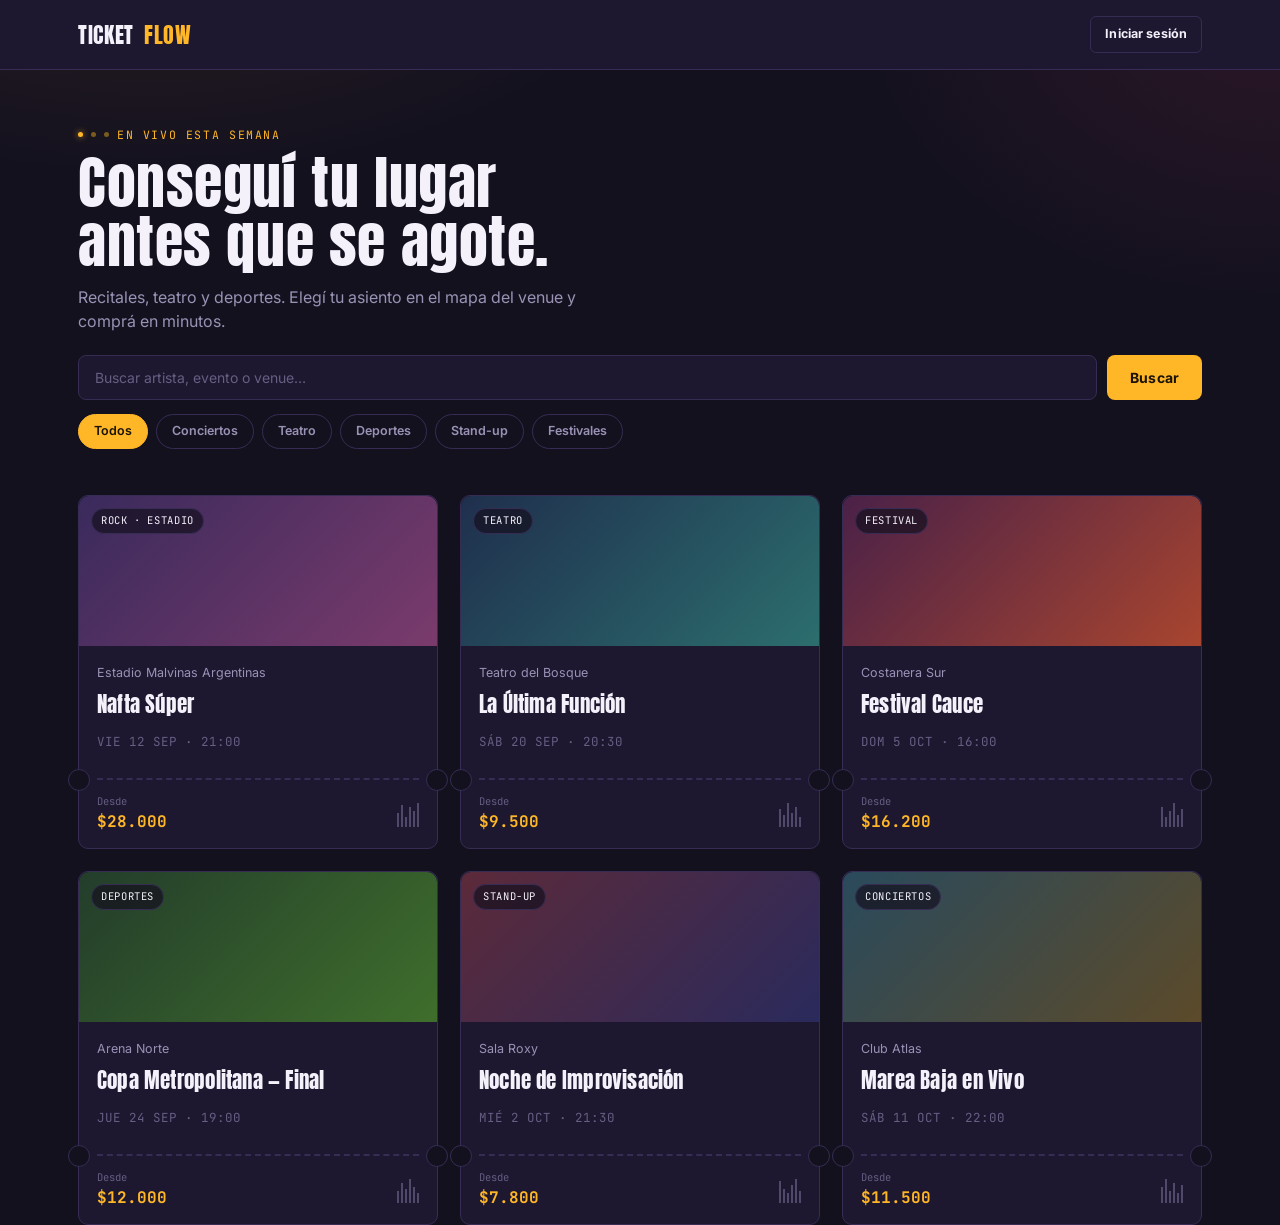
<file: index.html>
<!DOCTYPE html>
<html lang="es">
<head>
<meta charset="UTF-8">
<meta name="viewport" content="width=device-width, initial-scale=1.0">
<title>TicketFlow — Home</title>
<link rel="stylesheet" href="styles.css">
</head>
<body>



<header class="appbar">
  <div class="wrap">
    <div class="brand">TICKET<span class="dot">FLOW</span></div>
   
    <div class="actions">
      <a href="login.html" class="btn btn-ghost btn-sm">Iniciar sesión</a>
    </div>
  </div>
</header>

<main class="wrap">
  <section class="hero">
    <p class="eyebrow"><span class="bulbs"><span></span><span></span><span></span></span> En vivo esta semana</p>
    <h1 class="display">Conseguí tu lugar<br>antes que se agote.</h1>
    <p class="lead">Recitales, teatro y deportes. Elegí tu asiento en el mapa del venue y comprá en minutos.</p>

    <div class="searchbar">
      <input type="text" id="eventSearch" placeholder="Buscar artista, evento o venue…">
      <button type="button" id="searchBtn" class="btn btn-primary">Buscar</button>
    </div>
    <div class="chips" id="categoryChips">
      <span class="chip is-active" data-category="all">Todos</span>
      <span class="chip" data-category="Conciertos">Conciertos</span>
      <span class="chip" data-category="Teatro">Teatro</span>
      <span class="chip" data-category="Deportes">Deportes</span>
      <span class="chip" data-category="Stand-up">Stand-up</span>
      <span class="chip" data-category="Festivales">Festivales</span>
    </div>
  </section>

  <section>
    <div class="event-grid" id="eventGrid">
      <!-- Se muestra solo si la búsqueda/filtro no encuentra ningún evento.
           app.js (wireEventSearch) la muestra/oculta; arranca oculta. -->
      <p id="noResultsMsg" style="display:none; grid-column:1/-1; text-align:center; color:var(--text-muted); padding:40px 0;">
        No encontramos eventos que coincidan con tu búsqueda.
      </p>

      <a href="evento.html" class="stub event-card" data-category="Conciertos">
        <div class="event-media" style="background:linear-gradient(135deg,#3a2a5c,#7a3b6c);">
          <span class="tag">Rock · Estadio</span>
        </div>
        <div class="event-body">
          <p class="venue">Estadio Malvinas Argentinas</p>
          <h3>Nafta Súper</h3>
          <p class="meta">VIE 12 SEP · 21:00</p>
        </div>
        <div class="stub-perf"></div>
        <div class="stub-foot">
          <div class="price"><span>Desde</span><b>$28.000</b></div>
          <div class="barcode">
            <i style="height:14px"></i><i style="height:22px"></i><i style="height:10px"></i>
            <i style="height:20px"></i><i style="height:16px"></i><i style="height:24px"></i>
          </div>
        </div>
      </a>

      <a href="evento.html" class="stub event-card" data-category="Teatro">
        <div class="event-media" style="background:linear-gradient(135deg,#1f2f4d,#2c6e6e);">
          <span class="tag">Teatro</span>
        </div>
        <div class="event-body">
          <p class="venue">Teatro del Bosque</p>
          <h3>La Última Función</h3>
          <p class="meta">SÁB 20 SEP · 20:30</p>
        </div>
        <div class="stub-perf"></div>
        <div class="stub-foot">
          <div class="price"><span>Desde</span><b>$9.500</b></div>
          <div class="barcode">
            <i style="height:18px"></i><i style="height:12px"></i><i style="height:24px"></i>
            <i style="height:14px"></i><i style="height:20px"></i><i style="height:10px"></i>
          </div>
        </div>
      </a>

      <a href="evento.html" class="stub event-card" data-category="Festivales">
        <div class="event-media" style="background:linear-gradient(135deg,#4a2148,#a8452f);">
          <span class="tag">Festival</span>
        </div>
        <div class="event-body">
          <p class="venue">Costanera Sur</p>
          <h3>Festival Cauce</h3>
          <p class="meta">DOM 5 OCT · 16:00</p>
        </div>
        <div class="stub-perf"></div>
        <div class="stub-foot">
          <div class="price"><span>Desde</span><b>$16.200</b></div>
          <div class="barcode">
            <i style="height:20px"></i><i style="height:10px"></i><i style="height:16px"></i>
            <i style="height:24px"></i><i style="height:12px"></i><i style="height:18px"></i>
          </div>
        </div>
      </a>

      <a href="evento.html" class="stub event-card" data-category="Deportes">
        <div class="event-media" style="background:linear-gradient(135deg,#233d2b,#3f6e2c);">
          <span class="tag">Deportes</span>
        </div>
        <div class="event-body">
          <p class="venue">Arena Norte</p>
          <h3>Copa Metropolitana — Final</h3>
          <p class="meta">JUE 24 SEP · 19:00</p>
        </div>
        <div class="stub-perf"></div>
        <div class="stub-foot">
          <div class="price"><span>Desde</span><b>$12.000</b></div>
          <div class="barcode">
            <i style="height:12px"></i><i style="height:20px"></i><i style="height:14px"></i>
            <i style="height:24px"></i><i style="height:16px"></i><i style="height:10px"></i>
          </div>
        </div>
      </a>

      <a href="evento.html" class="stub event-card" data-category="Stand-up">
        <div class="event-media" style="background:linear-gradient(135deg,#5c2a3a,#2a2a5c);">
          <span class="tag">Stand-up</span>
        </div>
        <div class="event-body">
          <p class="venue">Sala Roxy</p>
          <h3>Noche de Improvisación</h3>
          <p class="meta">MIÉ 2 OCT · 21:30</p>
        </div>
        <div class="stub-perf"></div>
        <div class="stub-foot">
          <div class="price"><span>Desde</span><b>$7.800</b></div>
          <div class="barcode">
            <i style="height:22px"></i><i style="height:14px"></i><i style="height:10px"></i>
            <i style="height:18px"></i><i style="height:24px"></i><i style="height:12px"></i>
          </div>
        </div>
      </a>

      <a href="evento.html" class="stub event-card" data-category="Conciertos">
        <div class="event-media" style="background:linear-gradient(135deg,#2a4a5c,#5c4a2a);">
          <span class="tag">Conciertos</span>
        </div>
        <div class="event-body">
          <p class="venue">Club Atlas</p>
          <h3>Marea Baja en Vivo</h3>
          <p class="meta">SÁB 11 OCT · 22:00</p>
        </div>
        <div class="stub-perf"></div>
        <div class="stub-foot">
          <div class="price"><span>Desde</span><b>$11.500</b></div>
          <div class="barcode">
            <i style="height:16px"></i><i style="height:24px"></i><i style="height:12px"></i>
            <i style="height:20px"></i><i style="height:10px"></i><i style="height:18px"></i>
          </div>
        </div>
      </a>

    </div>
  </section>

</main>

<script src="app.js"></script>
</body>
</html>
</file>
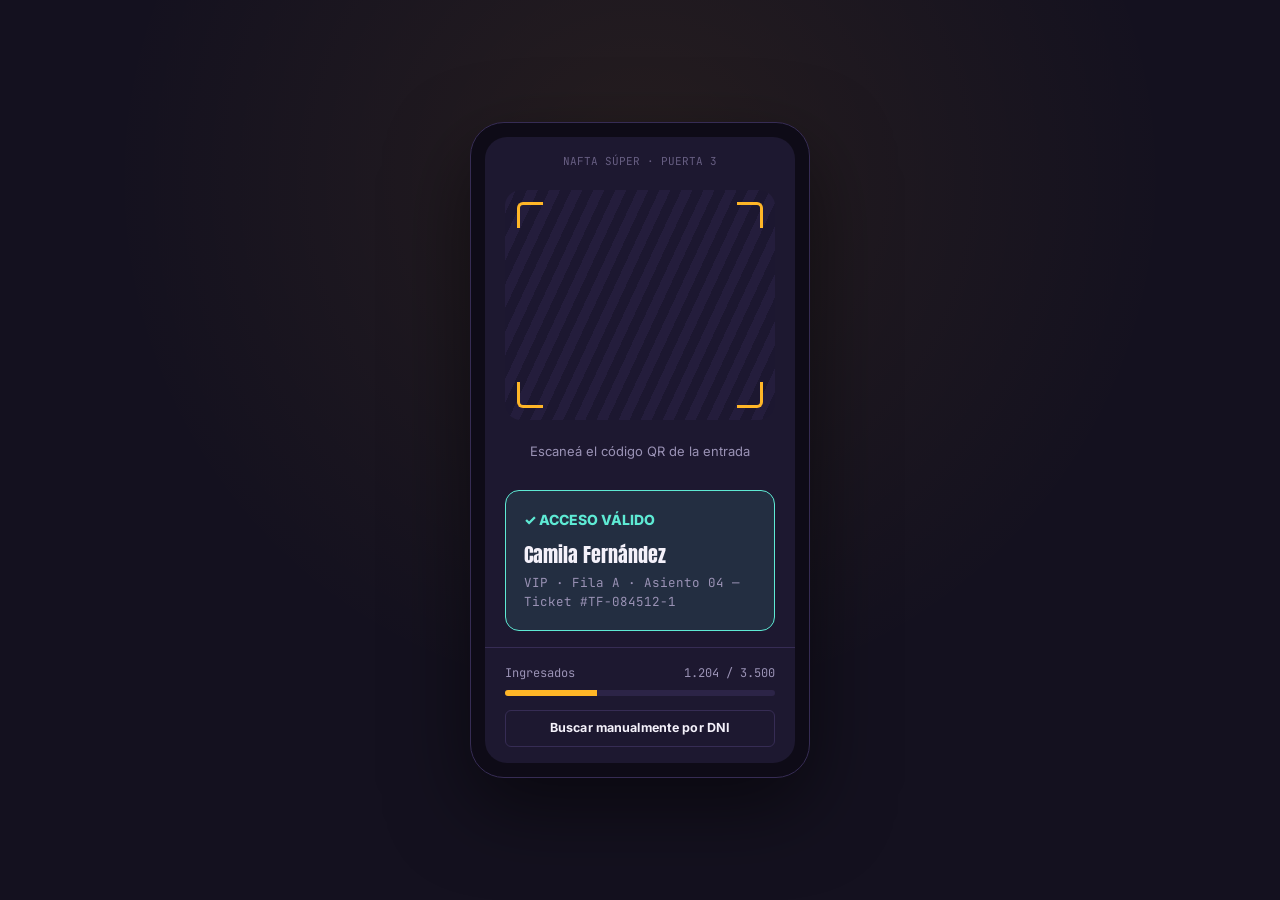
<file: acceso.html>
<!DOCTYPE html>
<html lang="es">
<head>
<meta charset="UTF-8">
<meta name="viewport" content="width=device-width, initial-scale=1.0">
<title>TicketFlow — Control de acceso</title>
<link rel="stylesheet" href="styles.css">
</head>
<body>


<div class="scan-shell">
  <div class="device">
    <div class="device-screen">
      <div class="device-top">NAFTA SÚPER · PUERTA 3</div>

      <div class="viewfinder">
        <div class="corner tl"></div>
        <div class="corner tr"></div>
        <div class="corner bl"></div>
        <div class="corner br"></div>
      </div>
      <p class="scan-hint">Escaneá el código QR de la entrada</p>

      <div class="result-panel">
        <div class="status">✓ ACCESO VÁLIDO</div>
        <div class="name">Camila Fernández</div>
        <div class="sub">VIP · Fila A · Asiento 04 — Ticket #TF-084512-1</div>
      </div>

      <div class="scan-footer">
        <div class="count-row">
          <span>Ingresados</span>
          <span>1.204 / 3.500</span>
        </div>
        <div class="count-bar"><i></i></div>
        <a href="#" class="btn btn-ghost btn-block btn-sm">Buscar manualmente por DNI</a>
      </div>
    </div>
  </div>
</div>

</body>
</html>
</file>
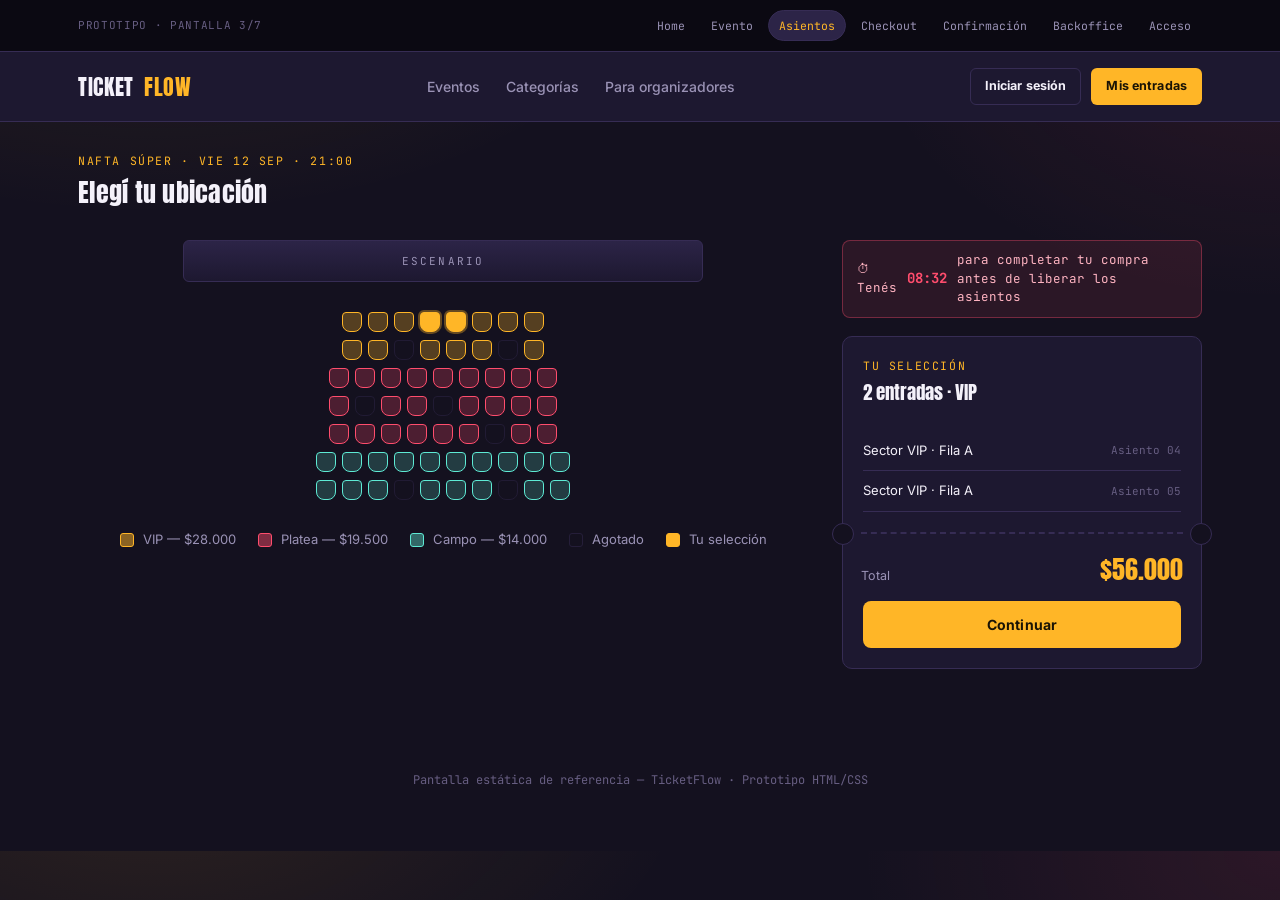
<file: asientos.html>
<!DOCTYPE html>
<html lang="es">
<head>
<meta charset="UTF-8">
<meta name="viewport" content="width=device-width, initial-scale=1.0">
<title>TicketFlow — Selección de asientos</title>
<link rel="stylesheet" href="styles.css">
</head>
<body>

<div class="proto-bar">
  <div class="wrap">
    <span class="proto-label">Prototipo · Pantalla 3/7</span>
    <nav class="proto-nav">
      <a href="index.html">Home</a>
      <a href="evento.html">Evento</a>
      <a href="asientos.html" class="is-active">Asientos</a>
      <a href="checkout.html">Checkout</a>
      <a href="confirmacion.html">Confirmación</a>
      <a href="backoffice.html">Backoffice</a>
      <a href="acceso.html">Acceso</a>
    </nav>
  </div>
</div>

<header class="appbar">
  <div class="wrap">
    <a href="index.html" class="brand">TICKET<span class="dot">FLOW</span></a>
    <nav>
      <a href="#">Eventos</a>
      <a href="#">Categorías</a>
      <a href="#">Para organizadores</a>
    </nav>
    <div class="actions">
      <a href="#" class="btn btn-ghost btn-sm">Iniciar sesión</a>
      <a href="#" class="btn btn-primary btn-sm">Mis entradas</a>
    </div>
  </div>
</header>

<main class="wrap">
  <div style="padding-top:30px;">
    <p class="eyebrow">Nafta Súper · Vie 12 Sep · 21:00</p>
    <h2 class="display" style="font-size:26px;">Elegí tu ubicación</h2>
  </div>

  <div class="layout-2col">
    <div>
      <div class="stage-shape">Escenario</div>

      <div class="seat-map">
        <div class="seat-row">
          <div class="seat vip"></div><div class="seat vip"></div><div class="seat vip"></div><div class="seat vip selected"></div><div class="seat vip selected"></div><div class="seat vip"></div><div class="seat vip"></div><div class="seat vip"></div>
        </div>
        <div class="seat-row">
          <div class="seat vip"></div><div class="seat vip"></div><div class="seat sold"></div><div class="seat vip"></div><div class="seat vip"></div><div class="seat vip"></div><div class="seat sold"></div><div class="seat vip"></div>
        </div>
        <div class="seat-row">
          <div class="seat platea"></div><div class="seat platea"></div><div class="seat platea"></div><div class="seat platea"></div><div class="seat platea"></div><div class="seat platea"></div><div class="seat platea"></div><div class="seat platea"></div><div class="seat platea"></div>
        </div>
        <div class="seat-row">
          <div class="seat platea"></div><div class="seat sold"></div><div class="seat platea"></div><div class="seat platea"></div><div class="seat sold"></div><div class="seat platea"></div><div class="seat platea"></div><div class="seat platea"></div><div class="seat platea"></div>
        </div>
        <div class="seat-row">
          <div class="seat platea"></div><div class="seat platea"></div><div class="seat platea"></div><div class="seat platea"></div><div class="seat platea"></div><div class="seat platea"></div><div class="seat sold"></div><div class="seat platea"></div><div class="seat platea"></div>
        </div>
        <div class="seat-row">
          <div class="seat campo"></div><div class="seat campo"></div><div class="seat campo"></div><div class="seat campo"></div><div class="seat campo"></div><div class="seat campo"></div><div class="seat campo"></div><div class="seat campo"></div><div class="seat campo"></div><div class="seat campo"></div>
        </div>
        <div class="seat-row">
          <div class="seat campo"></div><div class="seat campo"></div><div class="seat campo"></div><div class="seat sold"></div><div class="seat campo"></div><div class="seat campo"></div><div class="seat campo"></div><div class="seat sold"></div><div class="seat campo"></div><div class="seat campo"></div>
        </div>
      </div>

      <div class="legend">
        <div class="legend-item"><span class="legend-swatch" style="background:rgba(255,182,39,.5); border:1px solid var(--marquee);"></span> VIP — $28.000</div>
        <div class="legend-item"><span class="legend-swatch" style="background:rgba(255,77,109,.45); border:1px solid var(--stage);"></span> Platea — $19.500</div>
        <div class="legend-item"><span class="legend-swatch" style="background:rgba(94,234,212,.4); border:1px solid var(--glow);"></span> Campo — $14.000</div>
        <div class="legend-item"><span class="legend-swatch" style="background:var(--void); border:1px solid var(--line); opacity:.5;"></span> Agotado</div>
        <div class="legend-item"><span class="legend-swatch" style="background:var(--marquee); border:1px solid var(--marquee);"></span> Tu selección</div>
      </div>
    </div>

    <aside class="sidebar">
      <div class="timer">⏱ Tenés <b>08:32</b> para completar tu compra antes de liberar los asientos</div>

      <div class="stub">
        <div style="padding:20px 20px 4px;">
          <p class="eyebrow" style="margin-bottom:2px;">Tu selección</p>
          <h3 style="font-family:var(--font-display); font-size:19px; margin:4px 0 0; font-weight:400;">2 entradas · VIP</h3>
        </div>
        <div style="padding:14px 20px 4px;">
          <div class="seat-list">
            <div class="seat-row-item">
              <span>Sector VIP · Fila A</span>
              <span class="tag-mini">Asiento 04</span>
            </div>
            <div class="seat-row-item">
              <span>Sector VIP · Fila A</span>
              <span class="tag-mini">Asiento 05</span>
            </div>
          </div>
        </div>
        <div class="stub-perf"></div>
        <div class="summary-total">
          <span style="font-size:12.5px; color:var(--text-muted);">Total</span>
          <span class="num">$56.000</span>
        </div>
        <div style="padding:8px 20px 20px;">
          <a href="checkout.html" class="btn btn-primary btn-block">Continuar</a>
        </div>
      </div>
    </aside>
  </div>

  <p class="footnote">Pantalla estática de referencia — TicketFlow · Prototipo HTML/CSS</p>
</main>

</body>
</html>
</file>
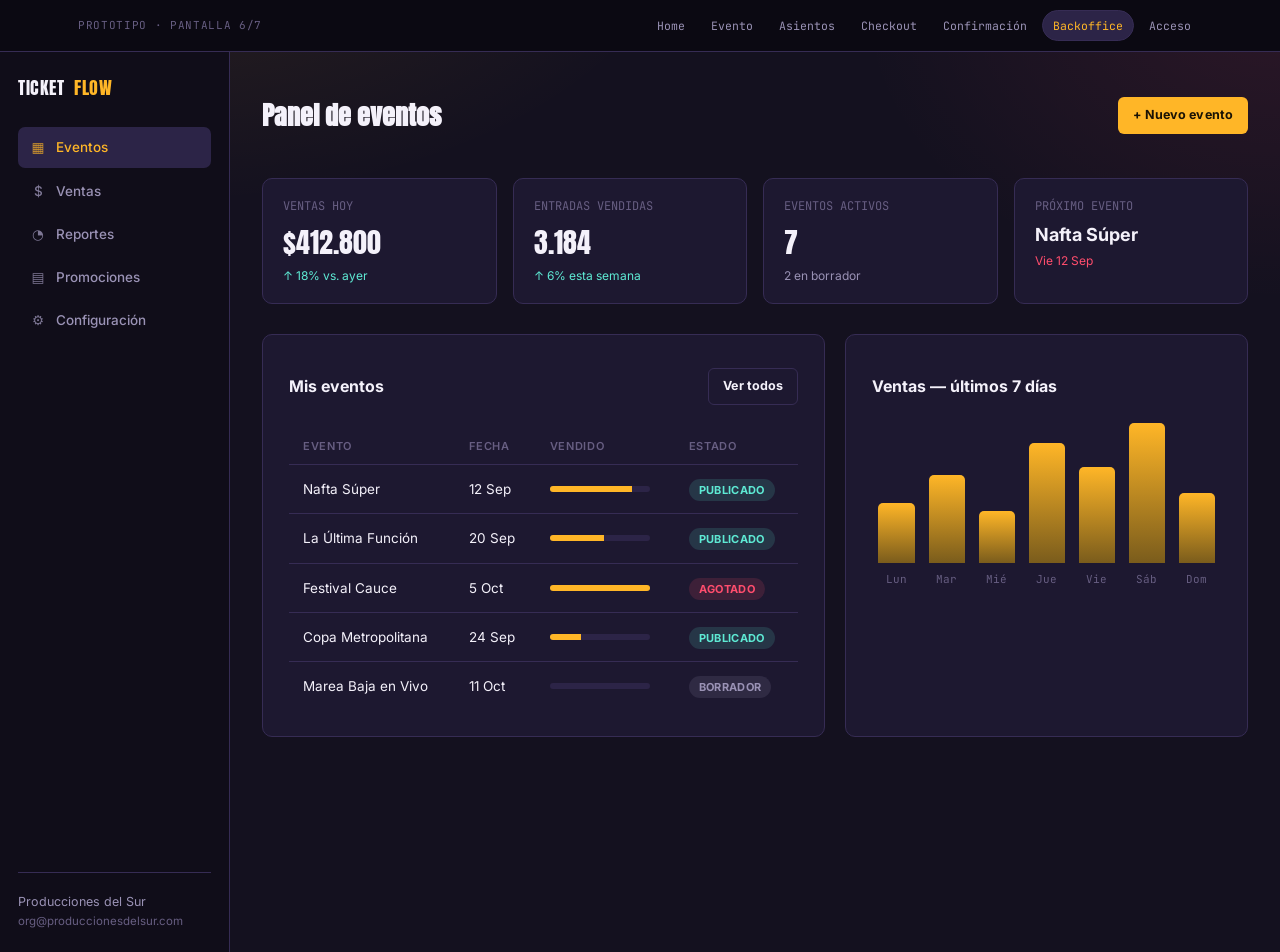
<file: backoffice.html>
<!DOCTYPE html>
<html lang="es">
<head>
<meta charset="UTF-8">
<meta name="viewport" content="width=device-width, initial-scale=1.0">
<title>TicketFlow — Backoffice</title>
<link rel="stylesheet" href="styles.css">
</head>
<body>

<div class="proto-bar">
  <div class="wrap">
    <span class="proto-label">Prototipo · Pantalla 6/7</span>
    <nav class="proto-nav">
      <a href="index.html">Home</a>
      <a href="evento.html">Evento</a>
      <a href="asientos.html">Asientos</a>
      <a href="checkout.html">Checkout</a>
      <a href="confirmacion.html">Confirmación</a>
      <a href="backoffice.html" class="is-active">Backoffice</a>
      <a href="acceso.html">Acceso</a>
    </nav>
  </div>
</div>

<div class="bo-shell">
  <aside class="bo-side">
    <div class="brand" style="font-size:18px;">TICKET<span class="dot">FLOW</span></div>
    <nav>
      <a href="#" class="is-active"><span class="icon">▦</span> Eventos</a>
      <a href="#"><span class="icon">$</span> Ventas</a>
      <a href="#"><span class="icon">◔</span> Reportes</a>
      <a href="#"><span class="icon">▤</span> Promociones</a>
      <a href="#"><span class="icon">⚙</span> Configuración</a>
    </nav>
    <div style="margin-top:auto; padding-top:20px; border-top:1px solid var(--line); font-size:12.5px; color:var(--text-muted);">
      Producciones del Sur<br><span style="color:var(--text-faint); font-size:11.5px;">org@produccionesdelsur.com</span>
    </div>
  </aside>

  <div class="bo-main">
    <div class="bo-top">
      <h1>Panel de eventos</h1>
      <a href="#" class="btn btn-primary btn-sm">+ Nuevo evento</a>
    </div>

    <div class="stat-grid">
      <div class="stat-card">
        <div class="label">VENTAS HOY</div>
        <div class="value">$412.800</div>
        <div class="delta">↑ 18% vs. ayer</div>
      </div>
      <div class="stat-card">
        <div class="label">ENTRADAS VENDIDAS</div>
        <div class="value">3.184</div>
        <div class="delta">↑ 6% esta semana</div>
      </div>
      <div class="stat-card">
        <div class="label">EVENTOS ACTIVOS</div>
        <div class="value">7</div>
        <div class="delta" style="color:var(--text-muted);">2 en borrador</div>
      </div>
      <div class="stat-card">
        <div class="label">PRÓXIMO EVENTO</div>
        <div class="value" style="font-size:18px; font-family:var(--font-body); font-weight:700;">Nafta Súper</div>
        <div class="delta down">Vie 12 Sep</div>
      </div>
    </div>

    <div class="two-col-panels">
      <div class="panel">
        <div class="panel-title">
          <h2>Mis eventos</h2>
          <a href="#" class="btn btn-ghost btn-sm">Ver todos</a>
        </div>
        <table class="bo-table">
          <thead>
            <tr>
              <th>Evento</th>
              <th>Fecha</th>
              <th>Vendido</th>
              <th>Estado</th>
            </tr>
          </thead>
          <tbody>
            <tr>
              <td>Nafta Súper</td>
              <td>12 Sep</td>
              <td>
                <div class="progress"><i style="width:82%"></i></div>
              </td>
              <td><span class="badge on">Publicado</span></td>
            </tr>
            <tr>
              <td>La Última Función</td>
              <td>20 Sep</td>
              <td>
                <div class="progress"><i style="width:54%"></i></div>
              </td>
              <td><span class="badge on">Publicado</span></td>
            </tr>
            <tr>
              <td>Festival Cauce</td>
              <td>5 Oct</td>
              <td>
                <div class="progress"><i style="width:100%"></i></div>
              </td>
              <td><span class="badge out">Agotado</span></td>
            </tr>
            <tr>
              <td>Copa Metropolitana</td>
              <td>24 Sep</td>
              <td>
                <div class="progress"><i style="width:31%"></i></div>
              </td>
              <td><span class="badge on">Publicado</span></td>
            </tr>
            <tr>
              <td>Marea Baja en Vivo</td>
              <td>11 Oct</td>
              <td>
                <div class="progress"><i style="width:0%"></i></div>
              </td>
              <td><span class="badge draft">Borrador</span></td>
            </tr>
          </tbody>
        </table>
      </div>

      <div class="panel">
        <div class="panel-title">
          <h2>Ventas — últimos 7 días</h2>
        </div>
        <div class="chart">
          <div class="bar-col"><div class="bar" style="height:60px;"></div><span class="day">Lun</span></div>
          <div class="bar-col"><div class="bar" style="height:88px;"></div><span class="day">Mar</span></div>
          <div class="bar-col"><div class="bar" style="height:52px;"></div><span class="day">Mié</span></div>
          <div class="bar-col"><div class="bar" style="height:120px;"></div><span class="day">Jue</span></div>
          <div class="bar-col"><div class="bar" style="height:96px;"></div><span class="day">Vie</span></div>
          <div class="bar-col"><div class="bar" style="height:140px;"></div><span class="day">Sáb</span></div>
          <div class="bar-col"><div class="bar" style="height:70px;"></div><span class="day">Dom</span></div>
        </div>
      </div>
    </div>
  </div>
</div>

</body>
</html>
</file>
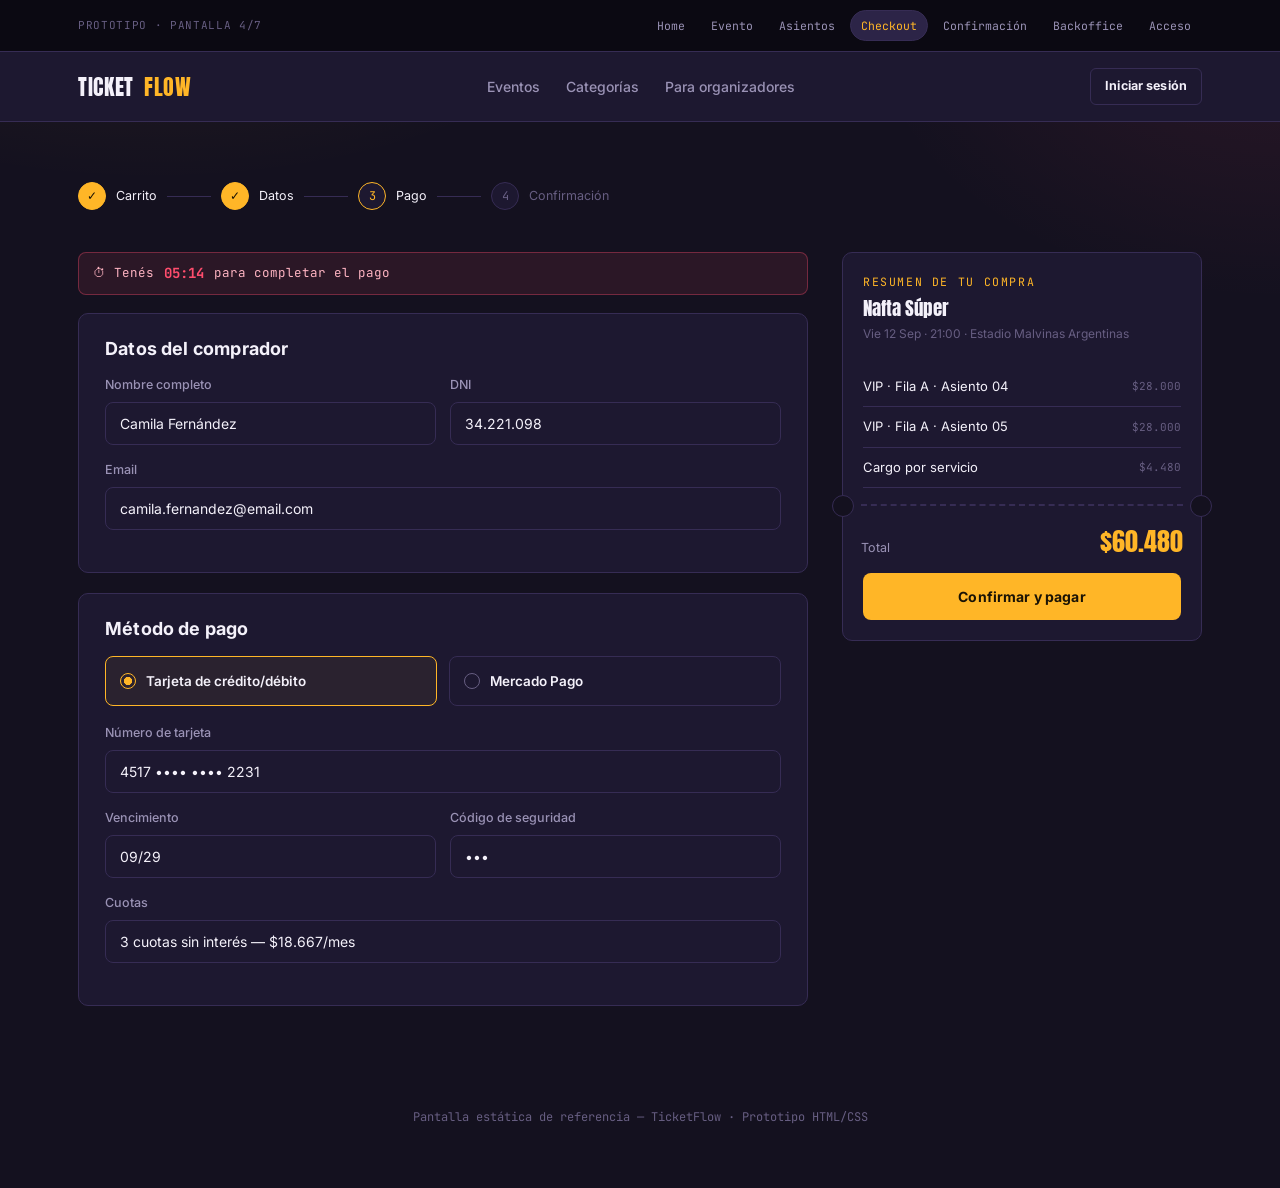
<file: checkout.html>
<!DOCTYPE html>
<html lang="es">
<head>
<meta charset="UTF-8">
<meta name="viewport" content="width=device-width, initial-scale=1.0">
<title>TicketFlow — Checkout</title>
<link rel="stylesheet" href="styles.css">
</head>
<body>

<div class="proto-bar">
  <div class="wrap">
    <span class="proto-label">Prototipo · Pantalla 4/7</span>
    <nav class="proto-nav">
      <a href="index.html">Home</a>
      <a href="evento.html">Evento</a>
      <a href="asientos.html">Asientos</a>
      <a href="checkout.html" class="is-active">Checkout</a>
      <a href="confirmacion.html">Confirmación</a>
      <a href="backoffice.html">Backoffice</a>
      <a href="acceso.html">Acceso</a>
    </nav>
  </div>
</div>

<header class="appbar">
  <div class="wrap">
    <a href="index.html" class="brand">TICKET<span class="dot">FLOW</span></a>
    <nav>
      <a href="#">Eventos</a>
      <a href="#">Categorías</a>
      <a href="#">Para organizadores</a>
    </nav>
    <div class="actions">
      <a href="#" class="btn btn-ghost btn-sm">Iniciar sesión</a>
    </div>
  </div>
</header>

<main class="wrap">
  <div class="steps" style="padding-top:30px;">
    <div class="step is-done"><div class="circle">✓</div><span class="label">Carrito</span></div>
    <div class="step-line"></div>
    <div class="step is-done"><div class="circle">✓</div><span class="label">Datos</span></div>
    <div class="step-line"></div>
    <div class="step is-active"><div class="circle">3</div><span class="label">Pago</span></div>
    <div class="step-line"></div>
    <div class="step"><div class="circle">4</div><span class="label">Confirmación</span></div>
  </div>

  <div class="layout-2col" style="padding-top:6px;">
    <div>
      <div class="timer">⏱ Tenés <b>05:14</b> para completar el pago</div>

      <div class="panel" style="margin-bottom:20px;">
        <h2 class="display" style="font-size:18px; font-family:var(--font-body); font-weight:700; margin-bottom:18px;">Datos del comprador</h2>
        <div class="field-row">
          <div class="field">
            <label>Nombre completo</label>
            <input type="text" placeholder="Como figura en tu DNI" value="Camila Fernández">
          </div>
          <div class="field">
            <label>DNI</label>
            <input type="text" placeholder="00.000.000" value="34.221.098">
          </div>
        </div>
        <div class="field">
          <label>Email</label>
          <input type="email" placeholder="tu@email.com" value="camila.fernandez@email.com">
        </div>
      </div>

      <div class="panel">
        <h2 class="display" style="font-size:18px; font-family:var(--font-body); font-weight:700; margin-bottom:18px;">Método de pago</h2>
        <div class="pay-options">
          <div class="pay-option is-active"><span class="radio"></span> Tarjeta de crédito/débito</div>
          <div class="pay-option"><span class="radio"></span> Mercado Pago</div>
        </div>
        <div class="field">
          <label>Número de tarjeta</label>
          <input type="text" placeholder="0000 0000 0000 0000" value="4517 •••• •••• 2231">
        </div>
        <div class="field-row">
          <div class="field">
            <label>Vencimiento</label>
            <input type="text" placeholder="MM/AA" value="09/29">
          </div>
          <div class="field">
            <label>Código de seguridad</label>
            <input type="text" placeholder="CVV" value="•••">
          </div>
        </div>
        <div class="field">
          <label>Cuotas</label>
          <input type="text" value="3 cuotas sin interés — $18.667/mes">
        </div>
      </div>
    </div>

    <aside class="sidebar">
      <div class="stub">
        <div style="padding:20px 20px 6px;">
          <p class="eyebrow" style="margin-bottom:4px;">Resumen de tu compra</p>
          <h3 style="font-family:var(--font-display); font-size:19px; margin:4px 0 0; font-weight:400;">Nafta Súper</h3>
          <p style="font-size:12px; color:var(--text-faint); margin:2px 0 0;">Vie 12 Sep · 21:00 · Estadio Malvinas Argentinas</p>
        </div>
        <div style="padding:12px 20px 0;">
          <div class="seat-list">
            <div class="seat-row-item"><span>VIP · Fila A · Asiento 04</span><span class="tag-mini">$28.000</span></div>
            <div class="seat-row-item"><span>VIP · Fila A · Asiento 05</span><span class="tag-mini">$28.000</span></div>
            <div class="seat-row-item"><span>Cargo por servicio</span><span class="tag-mini">$4.480</span></div>
          </div>
        </div>
        <div class="stub-perf"></div>
        <div class="summary-total">
          <span style="font-size:12.5px; color:var(--text-muted);">Total</span>
          <span class="num">$60.480</span>
        </div>
        <div style="padding:8px 20px 20px;">
          <a href="confirmacion.html" class="btn btn-primary btn-block">Confirmar y pagar</a>
        </div>
      </div>
    </aside>
  </div>

  <p class="footnote">Pantalla estática de referencia — TicketFlow · Prototipo HTML/CSS</p>
</main>

</body>
</html>
</file>
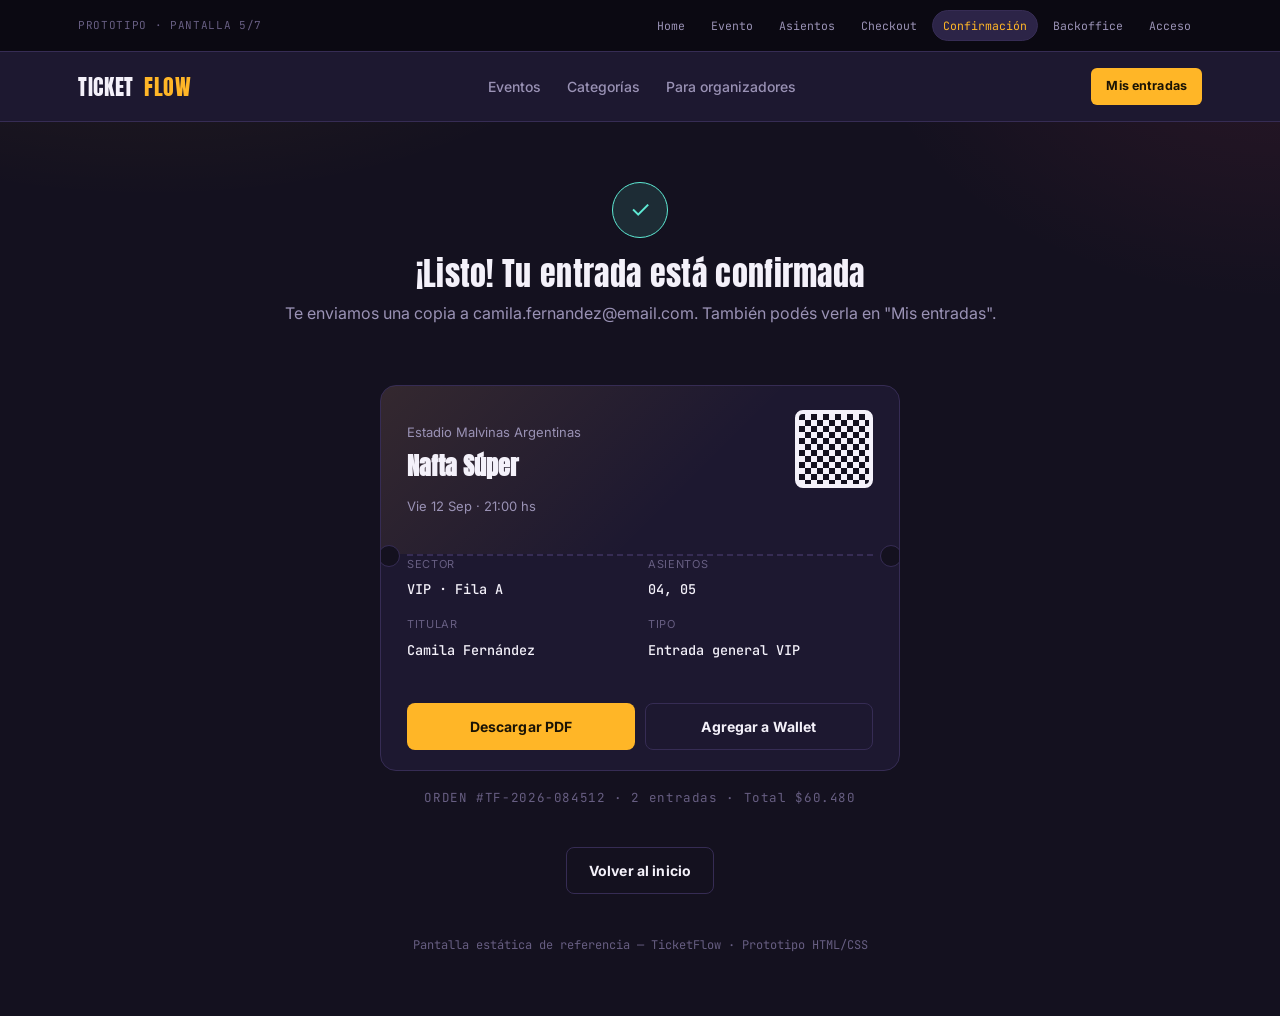
<file: confirmacion.html>
<!DOCTYPE html>
<html lang="es">
<head>
<meta charset="UTF-8">
<meta name="viewport" content="width=device-width, initial-scale=1.0">
<title>TicketFlow — Confirmación</title>
<link rel="stylesheet" href="styles.css">
</head>
<body>

<div class="proto-bar">
  <div class="wrap">
    <span class="proto-label">Prototipo · Pantalla 5/7</span>
    <nav class="proto-nav">
      <a href="index.html">Home</a>
      <a href="evento.html">Evento</a>
      <a href="asientos.html">Asientos</a>
      <a href="checkout.html">Checkout</a>
      <a href="confirmacion.html" class="is-active">Confirmación</a>
      <a href="backoffice.html">Backoffice</a>
      <a href="acceso.html">Acceso</a>
    </nav>
  </div>
</div>

<header class="appbar">
  <div class="wrap">
    <a href="index.html" class="brand">TICKET<span class="dot">FLOW</span></a>
    <nav>
      <a href="#">Eventos</a>
      <a href="#">Categorías</a>
      <a href="#">Para organizadores</a>
    </nav>
    <div class="actions">
      <a href="#" class="btn btn-primary btn-sm">Mis entradas</a>
    </div>
  </div>
</header>

<main class="wrap">
  <div class="confirm-head">
    <div class="confirm-badge">✓</div>
    <h1 class="display" style="font-size:32px;">¡Listo! Tu entrada está confirmada</h1>
    <p>Te enviamos una copia a camila.fernandez@email.com. También podés verla en "Mis entradas".</p>
  </div>

  <div class="ticket-digital">
    <div class="top">
      <div>
        <p class="venue" style="margin-bottom:4px;">Estadio Malvinas Argentinas</p>
        <h3>Nafta Súper</h3>
        <p class="venue">Vie 12 Sep · 21:00 hs</p>
      </div>
      <div class="qr-block" aria-label="Código QR de la entrada"></div>
    </div>
    <div class="stub-perf" style="margin:0 26px;"></div>
    <div class="details">
      <div><span>Sector</span><b>VIP · Fila A</b></div>
      <div><span>Asientos</span><b>04, 05</b></div>
      <div><span>Titular</span><b>Camila Fernández</b></div>
      <div><span>Tipo</span><b>Entrada general VIP</b></div>
    </div>
    <div class="ticket-actions">
      <a href="#" class="btn btn-primary btn-block">Descargar PDF</a>
      <a href="#" class="btn btn-ghost btn-block">Agregar a Wallet</a>
    </div>
  </div>
  <p class="order-code">ORDEN #TF-2026-084512 · 2 entradas · Total $60.480</p>

  <div style="text-align:center; margin-top:40px;">
    <a href="index.html" class="btn btn-ghost">Volver al inicio</a>
  </div>

  <p class="footnote">Pantalla estática de referencia — TicketFlow · Prototipo HTML/CSS</p>
</main>

</body>
</html>
</file>
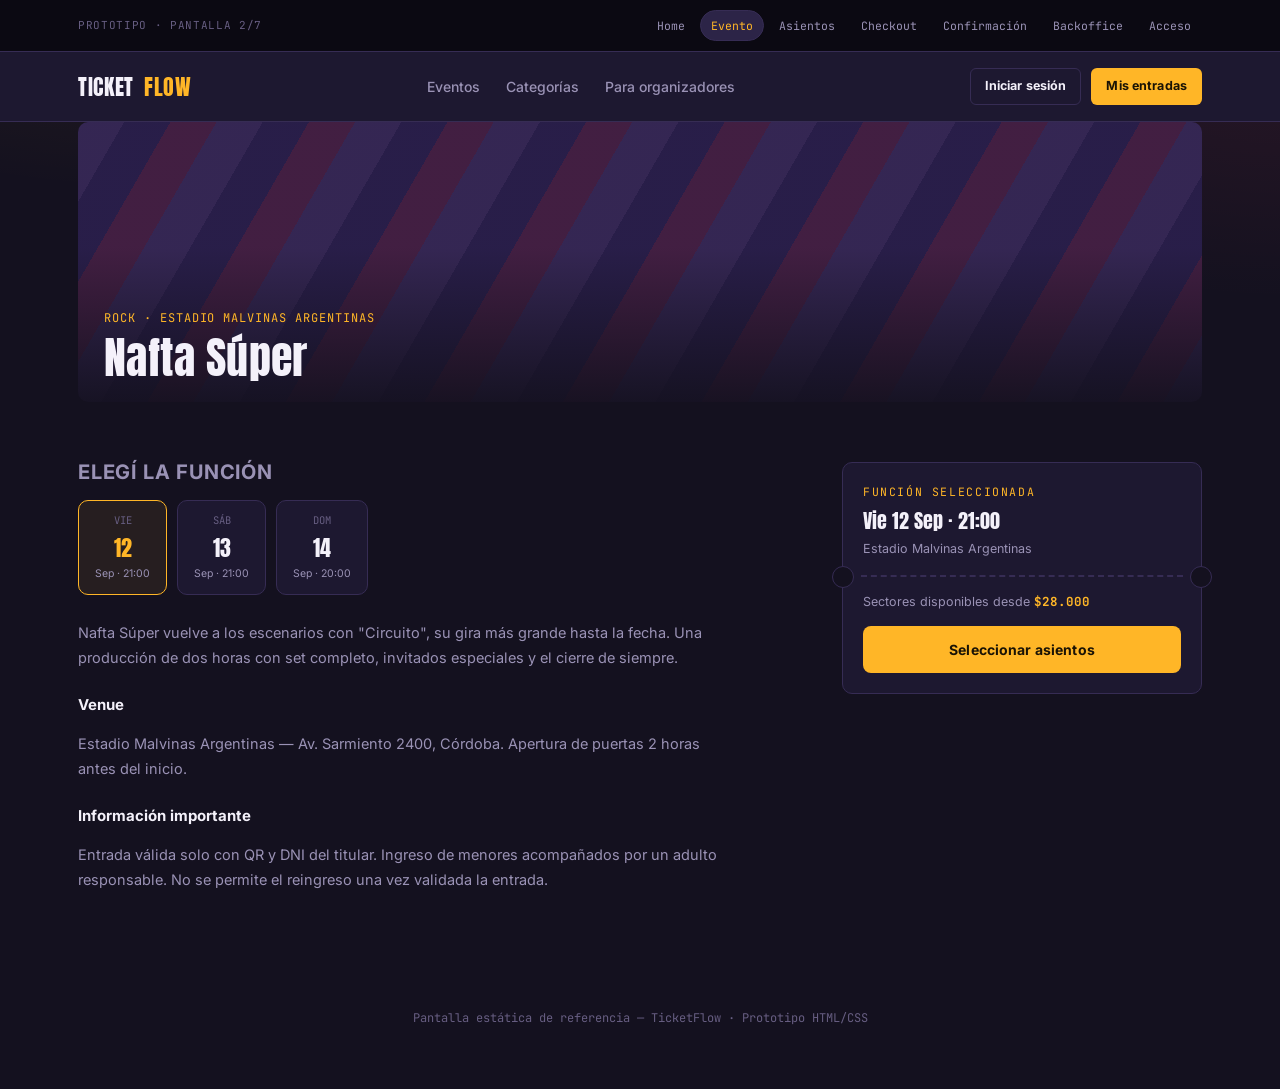
<file: evento.html>
<!DOCTYPE html>
<html lang="es">
<head>
<meta charset="UTF-8">
<meta name="viewport" content="width=device-width, initial-scale=1.0">
<title>TicketFlow — Detalle de evento</title>
<link rel="stylesheet" href="styles.css">
</head>
<body>

<div class="proto-bar">
  <div class="wrap">
    <span class="proto-label">Prototipo · Pantalla 2/7</span>
    <nav class="proto-nav">
      <a href="index.html">Home</a>
      <a href="evento.html" class="is-active">Evento</a>
      <a href="asientos.html">Asientos</a>
      <a href="checkout.html">Checkout</a>
      <a href="confirmacion.html">Confirmación</a>
      <a href="backoffice.html">Backoffice</a>
      <a href="acceso.html">Acceso</a>
    </nav>
  </div>
</div>

<header class="appbar">
  <div class="wrap">
    <a href="index.html" class="brand">TICKET<span class="dot">FLOW</span></a>
    <nav>
      <a href="#">Eventos</a>
      <a href="#">Categorías</a>
      <a href="#">Para organizadores</a>
    </nav>
    <div class="actions">
      <a href="#" class="btn btn-ghost btn-sm">Iniciar sesión</a>
      <a href="#" class="btn btn-primary btn-sm">Mis entradas</a>
    </div>
  </div>
</header>

<main class="wrap">
  <div class="hero-banner">
    <div class="info">
      <p class="venue-tag">Rock · Estadio Malvinas Argentinas</p>
      <h1 class="display">Nafta Súper</h1>
    </div>
  </div>

  <div class="layout-2col">
    <div>
      <h2 class="display" style="font-size:20px; margin-bottom:4px; color:var(--text-muted); font-family:var(--font-body); font-weight:700; text-transform:uppercase; letter-spacing:.04em;">Elegí la función</h2>
      <div class="date-pills">
        <div class="date-pill is-active">
          <div class="dow">Vie</div>
          <div class="num">12</div>
          <div class="mon">Sep · 21:00</div>
        </div>
        <div class="date-pill">
          <div class="dow">Sáb</div>
          <div class="num">13</div>
          <div class="mon">Sep · 21:00</div>
        </div>
        <div class="date-pill">
          <div class="dow">Dom</div>
          <div class="num">14</div>
          <div class="mon">Sep · 20:00</div>
        </div>
      </div>

      <div class="prose">
        <p>Nafta Súper vuelve a los escenarios con "Circuito", su gira más grande hasta la fecha. Una producción de dos horas con set completo, invitados especiales y el cierre de siempre.</p>
        <h4>Venue</h4>
        <p>Estadio Malvinas Argentinas — Av. Sarmiento 2400, Córdoba. Apertura de puertas 2 horas antes del inicio.</p>
        <h4>Información importante</h4>
        <p>Entrada válida solo con QR y DNI del titular. Ingreso de menores acompañados por un adulto responsable. No se permite el reingreso una vez validada la entrada.</p>
      </div>
    </div>

    <aside class="sidebar">
      <div class="stub">
        <div style="padding:20px 20px 16px;">
          <p class="eyebrow" style="margin-bottom:6px;">Función seleccionada</p>
          <h3 style="font-family:var(--font-display); font-size:20px; margin:0 0 4px; font-weight:400;">Vie 12 Sep · 21:00</h3>
          <p style="font-size:12.5px; color:var(--text-muted); margin:0;">Estadio Malvinas Argentinas</p>
        </div>
        <div class="stub-perf"></div>
        <div style="padding:16px 20px 20px;">
          <p style="font-size:12.5px; color:var(--text-muted); margin:0 0 14px;">Sectores disponibles desde <b style="color:var(--marquee); font-family:var(--font-mono);">$28.000</b></p>
          <a href="asientos.html" class="btn btn-primary btn-block">Seleccionar asientos</a>
        </div>
      </div>
    </aside>
  </div>

  <p class="footnote">Pantalla estática de referencia — TicketFlow · Prototipo HTML/CSS</p>
</main>

</body>
</html>
</file>
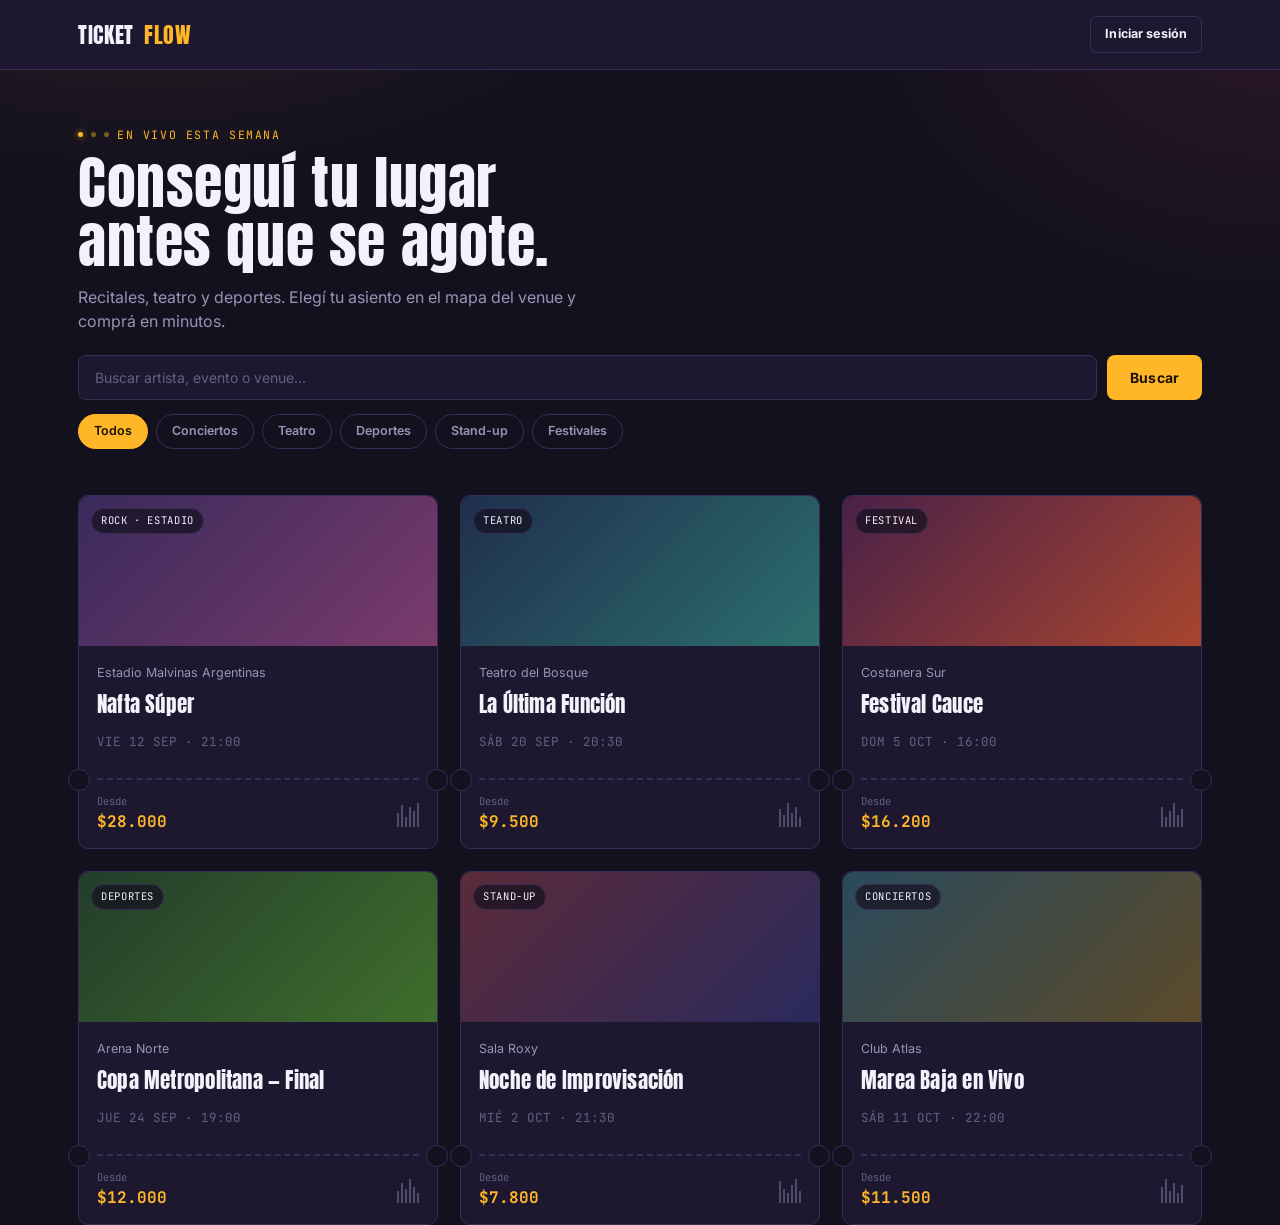
<file: landing_page.html>
<!DOCTYPE html>
<html lang="es">
<head>
<meta charset="UTF-8">
<meta name="viewport" content="width=device-width, initial-scale=1.0">
<title>TicketFlow — Tu inicio</title>
<link rel="stylesheet" href="styles.css">
</head>
<body>

<header class="appbar">
  <div class="wrap">
    <a href="index.html" class="brand">TICKET<span class="dot">FLOW</span></a>
    <nav>
      <a href="#">Eventos</a>
      <a href="#">Categorías</a>
      <a href="#">Para organizadores</a>
    </nav>
    <div class="actions">
      <!-- app.js (paintSessionSlot) escribe acá el email logueado.
           Si por algún motivo esta página se viera sin sesión, ni
           siquiera llegaría a renderizar esto: routeHomeByAuth() ya
           te habría mandado de vuelta a index.html antes. -->
      <span data-user-slot style="font-size:12.5px; color:var(--glow); margin-right:6px;"></span>
      <a href="backoffice.html" class="btn btn-ghost btn-sm">Cerrar sesión</a>
    </div>
  </div>
</header>

<main class="wrap">
  <section class="hero">
    <p class="eyebrow"><span class="bulbs"><span></span><span></span><span></span></span> Bienvenido de nuevo</p>
    <h1 class="display">Hola de nuevo.<br>Esto es lo tuyo.</h1>
    <p class="lead">Esta es la pantalla que ve alguien que ya inició sesión — en vez del home genérico, arranca directo con sus entradas y accesos rápidos.</p>
  </section>

  <section style="padding:10px 0 50px;">
    <div class="event-grid">

      <a href="confirmacion.html" class="stub event-card">
        <div class="event-media" style="background:linear-gradient(135deg,#3a2a5c,#7a3b6c); display:flex; align-items:center; justify-content:center;">
          <span class="tag">Tus entradas</span>
        </div>
        <div class="event-body">
          <p class="venue">Compra confirmada</p>
          <h3>Nafta Súper</h3>
          <p class="meta">VIE 12 SEP · 21:00 · 2 entradas</p>
        </div>
        <div class="stub-perf"></div>
        <div class="stub-foot">
          <div class="price"><span>Ver</span><b>Entrada digital</b></div>
        </div>
      </a>

      <a href="index.html" class="stub event-card">
        <div class="event-media" style="background:linear-gradient(135deg,#1f2f4d,#2c6e6e); display:flex; align-items:center; justify-content:center;">
          <span class="tag">Explorar</span>
        </div>
        <div class="event-body">
          <p class="venue">Catálogo completo</p>
          <h3>Ver todos los eventos</h3>
          <p class="meta">Con buscador y filtros por categoría</p>
        </div>
        <div class="stub-perf"></div>
        <div class="stub-foot">
          <div class="price"><span>Ir a</span><b>Home pública</b></div>
        </div>
      </a>

      <a href="backoffice.html" class="stub event-card">
        <div class="event-media" style="background:linear-gradient(135deg,#233d2b,#3f6e2c); display:flex; align-items:center; justify-content:center;">
          <span class="tag">Organizador</span>
        </div>
        <div class="event-body">
          <p class="venue">Solo cuentas admin</p>
          <h3>Panel de backoffice</h3>
          <p class="meta">Ventas, eventos y reportes</p>
        </div>
        <div class="stub-perf"></div>
        <div class="stub-foot">
          <div class="price"><span>Requiere</span><b>Rol organizador</b></div>
        </div>
      </a>

    </div>
  </section>

  <p class="footnote">Pantalla estática de referencia — TicketFlow · Prototipo HTML/CSS/JS</p>
</main>

<script src="app.js"></script>
</body>
</html>
</file>
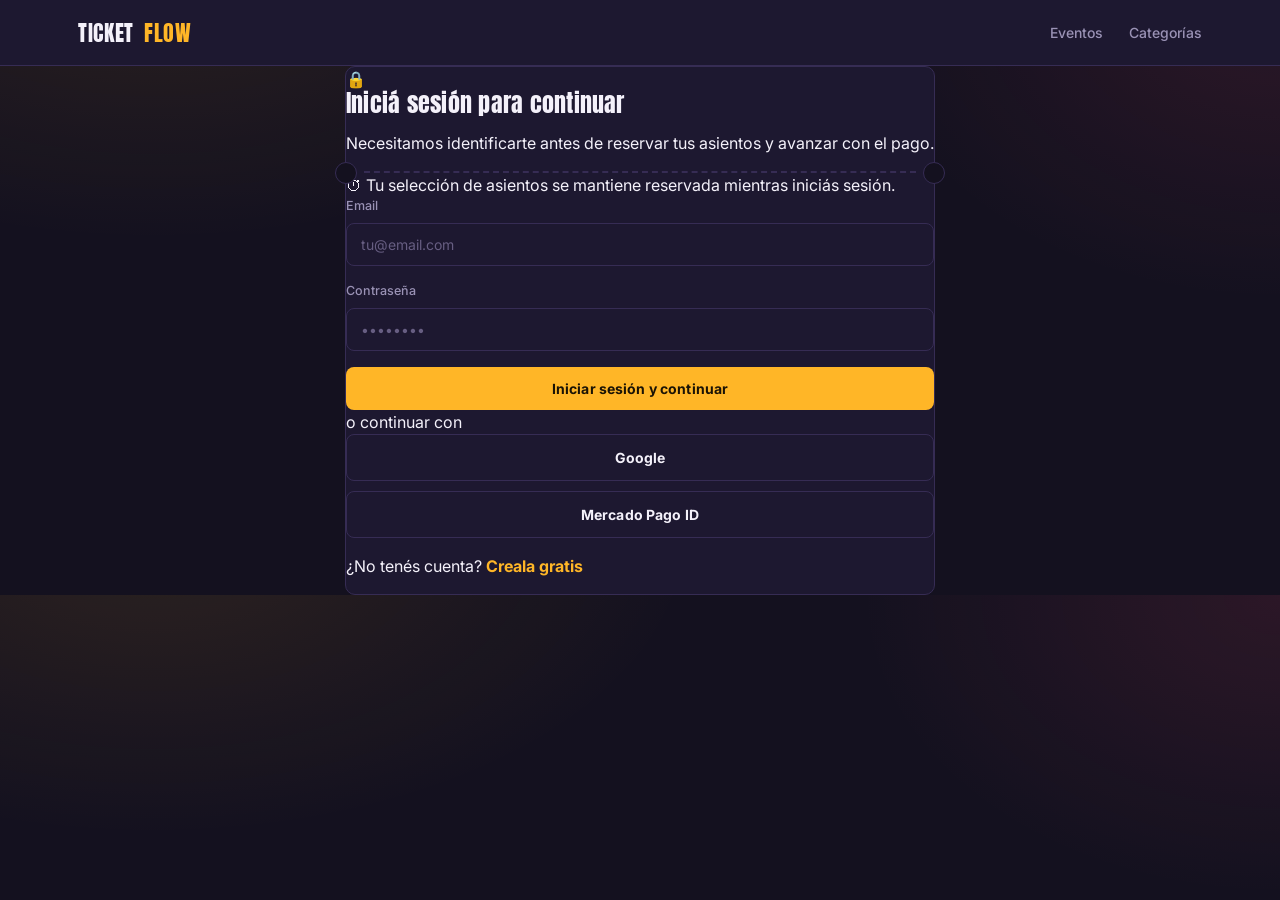
<file: Login.html>
<!DOCTYPE html>
<html lang="es">
<head>
<meta charset="UTF-8">
<meta name="viewport" content="width=device-width, initial-scale=1.0">
<title>TicketFlow — Iniciar sesión</title>
<link rel="stylesheet" href="styles.css">
</head>
<body>



<header class="appbar">
  <div class="wrap">
    <a href="index.html" class="brand">TICKET<span class="dot">FLOW</span></a>
    <nav>
      <a href="#">Eventos</a>
      <a href="#">Categorías</a>
    </nav>
  </div>
</header>

<main class="auth-shell">
  <div class="wrap" style="display:flex; flex-direction:column; align-items:center;">
    <div class="stub auth-card">
      <div class="auth-head">
        <div class="lock">🔒</div>
        <h1 class="display" style="font-size:24px;">Iniciá sesión para continuar</h1>
        <p>Necesitamos identificarte antes de reservar tus asientos y avanzar con el pago.</p>
      </div>

      <div class="stub-perf"></div>

      <div class="auth-body">
        <div class="required-note">⏱ Tu selección de asientos se mantiene reservada mientras iniciás sesión.</div>

        <!-- id="loginForm": app.js (wireAuthForm) intercepta el submit,
             toma el email cargado y redirige a `next` (o a checkout.html
             si no hay next) agregando ?user=<email>. No hay backend real:
             cualquier email/contraseña "loguea" en este prototipo. -->
        <form id="loginForm">
          <div class="field">
            <label>Email</label>
            <input type="email" placeholder="tu@email.com" required>
          </div>
          <div class="field">
            <label>Contraseña</label>
            <input type="password" placeholder="••••••••" required>
          </div>

          <button type="submit" class="btn btn-primary btn-block">Iniciar sesión y continuar</button>
        </form>

        <div class="auth-divider">o continuar con</div>

        <!-- data-social-login: mismo mecanismo que el form, pero para
             botones sueltos (no hay OAuth real, solo simula el email
             resultante). Ver app.js, listener sobre [data-social-login]. -->
        <a href="#" data-social-login="camila.fernandez@gmail.com" class="btn btn-ghost btn-block" style="margin-bottom:10px;">Google</a>
        <a href="#" data-social-login="camila.fernandez@mp.com" class="btn btn-ghost btn-block">Mercado Pago ID</a>
      </div>

      <div class="auth-foot">
        <p>¿No tenés cuenta? <a href="registro.html" style="color:var(--marquee); font-weight:700;">Creala gratis</a></p>
      </div>
    </div>

  </div>
</main>

<script src="app.js"></script>
</body>
</html>
</file>
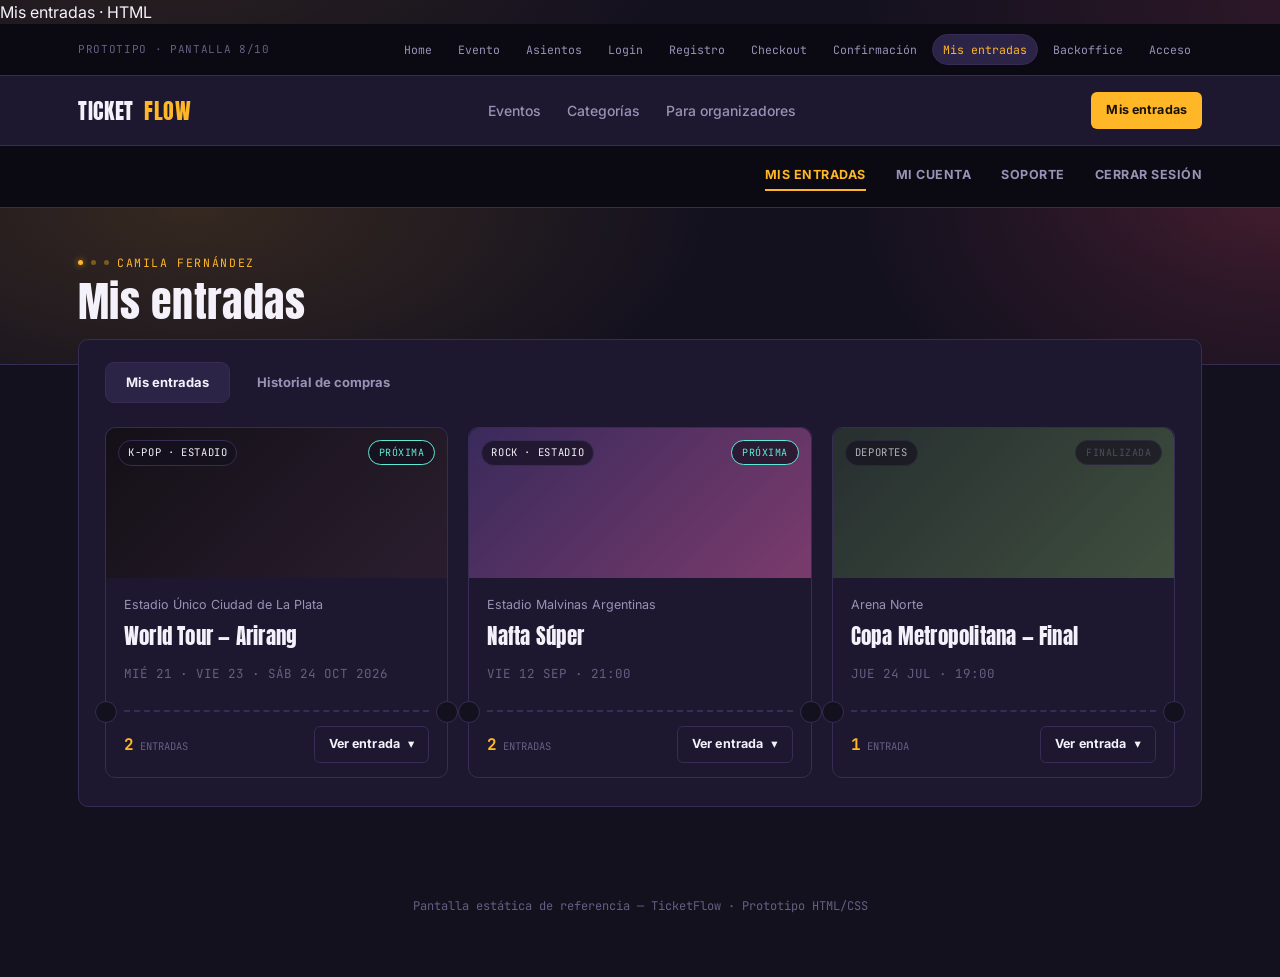
<file: MisEntradas.html>
Mis entradas · HTML
<!DOCTYPE html>
<html lang="es">
<head>
<meta charset="UTF-8">
<meta name="viewport" content="width=device-width, initial-scale=1.0">
<title>TicketFlow — Mis entradas</title>
<link rel="stylesheet" href="styles.css">
</head>
<body>
 
<div class="proto-bar">
  <div class="wrap">
    <span class="proto-label">Prototipo · Pantalla 8/10</span>
    <nav class="proto-nav">
      <a href="index.html">Home</a>
      <a href="evento.html">Evento</a>
      <a href="asientos.html">Asientos</a>
      <a href="login.html">Login</a>
      <a href="registro.html">Registro</a>
      <a href="checkout.html">Checkout</a>
      <a href="confirmacion.html">Confirmación</a>
      <a href="mis-entradas.html" class="is-active">Mis entradas</a>
      <a href="backoffice.html">Backoffice</a>
      <a href="acceso.html">Acceso</a>
    </nav>
  </div>
</div>
 
<header class="appbar">
  <div class="wrap">
    <a href="index.html" class="brand">TICKET<span class="dot">FLOW</span></a>
    <nav>
      <a href="#">Eventos</a>
      <a href="#">Categorías</a>
      <a href="#">Para organizadores</a>
    </nav>
    <div class="actions">
      <a href="mis-entradas.html" class="btn btn-primary btn-sm">Mis entradas</a>
    </div>
  </div>
</header>
 
<!-- Barra de cuenta: equivalente a MIS ENTRADAS / MI CUENTA / SOPORTE / CERRAR SESIÓN -->
<div class="account-nav">
  <div class="wrap">
    <a href="mis-entradas.html" class="is-active">Mis entradas</a>
    <a href="#">Mi cuenta</a>
    <a href="#">Soporte</a>
    <a href="login.html" class="is-danger">Cerrar sesión</a>
  </div>
</div>
 
<section class="account-hero">
  <div class="wrap">
    <p class="eyebrow"><span class="bulbs"><span></span><span></span><span></span></span> Camila Fernández</p>
    <h1 class="display" style="font-size:clamp(28px,4vw,42px);">Mis entradas</h1>
  </div>
</section>
 
<main class="wrap">
  <div class="account-panel">
 
    <div class="tab-row">
      <span class="tab-pill">Mis entradas</span>
      <span class="tab-pill is-muted">Historial de compras</span>
    </div>
 
    <div class="ticket-list">
 
      <!-- Entrada 1: evento próximo, con 3 fechas (como el ejemplo BTS) -->
      <details class="stub ticket-card">
        <summary>
          <div class="event-media" style="background:linear-gradient(135deg,#141017,#2a1e2e); position:relative;">
            <span class="tag">K-Pop · Estadio</span>
            <span class="ticket-status upcoming">Próxima</span>
          </div>
          <div class="event-body">
            <p class="venue">Estadio Único Ciudad de La Plata</p>
            <h3>World Tour — Arirang</h3>
            <p class="meta">MIÉ 21 · VIE 23 · SÁB 24 OCT 2026</p>
          </div>
          <div class="stub-perf"></div>
          <div class="stub-foot">
            <div class="ticket-qty"><b>2</b><span>Entradas</span></div>
            <span class="btn btn-ghost btn-sm">Ver entrada <span class="chev">▾</span></span>
          </div>
        </summary>
        <div class="ticket-expand">
          <div class="top">
            <div>
              <p class="venue" style="margin-bottom:4px;">Sáb 24 Oct · 20:00 hs</p>
              <p class="venue">Puerta 4 · Acceso Norte</p>
            </div>
            <div class="qr-block" aria-label="Código QR de la entrada"></div>
          </div>
          <div class="details">
            <div><span>Sector</span><b>Campo VIP</b></div>
            <div><span>Entradas</span><b>2 generales</b></div>
            <div><span>Titular</span><b>Camila Fernández</b></div>
            <div><span>Tipo</span><b>3 fechas · Bono válido 1 día</b></div>
          </div>
          <div class="ticket-actions">
            <a href="confirmacion.html" class="btn btn-primary btn-block btn-sm">Descargar PDF</a>
            <a href="#" class="btn btn-ghost btn-block btn-sm">Agregar a Wallet</a>
          </div>
          <p class="order-code">Orden #TF-2026-091027</p>
        </div>
      </details>
 
      <!-- Entrada 2: evento próximo -->
      <details class="stub ticket-card">
        <summary>
          <div class="event-media" style="background:linear-gradient(135deg,#3a2a5c,#7a3b6c); position:relative;">
            <span class="tag">Rock · Estadio</span>
            <span class="ticket-status upcoming">Próxima</span>
          </div>
          <div class="event-body">
            <p class="venue">Estadio Malvinas Argentinas</p>
            <h3>Nafta Súper</h3>
            <p class="meta">VIE 12 SEP · 21:00</p>
          </div>
          <div class="stub-perf"></div>
          <div class="stub-foot">
            <div class="ticket-qty"><b>2</b><span>Entradas</span></div>
            <span class="btn btn-ghost btn-sm">Ver entrada <span class="chev">▾</span></span>
          </div>
        </summary>
        <div class="ticket-expand">
          <div class="top">
            <div>
              <p class="venue" style="margin-bottom:4px;">Vie 12 Sep · 21:00 hs</p>
              <p class="venue">Puerta 2 · Sector VIP</p>
            </div>
            <div class="qr-block" aria-label="Código QR de la entrada"></div>
          </div>
          <div class="details">
            <div><span>Sector</span><b>VIP · Fila A</b></div>
            <div><span>Asientos</span><b>04, 05</b></div>
            <div><span>Titular</span><b>Camila Fernández</b></div>
            <div><span>Tipo</span><b>Entrada general VIP</b></div>
          </div>
          <div class="ticket-actions">
            <a href="confirmacion.html" class="btn btn-primary btn-block btn-sm">Descargar PDF</a>
            <a href="#" class="btn btn-ghost btn-block btn-sm">Agregar a Wallet</a>
          </div>
          <p class="order-code">Orden #TF-2026-084512</p>
        </div>
      </details>
 
      <!-- Entrada 3: evento pasado -->
      <details class="stub ticket-card">
        <summary>
          <div class="event-media" style="background:linear-gradient(135deg,#233d2b,#3f6e2c); position:relative; filter:grayscale(.5); opacity:.7;">
            <span class="tag">Deportes</span>
            <span class="ticket-status past">Finalizada</span>
          </div>
          <div class="event-body">
            <p class="venue">Arena Norte</p>
            <h3>Copa Metropolitana — Final</h3>
            <p class="meta">JUE 24 JUL · 19:00</p>
          </div>
          <div class="stub-perf"></div>
          <div class="stub-foot">
            <div class="ticket-qty"><b>1</b><span>Entrada</span></div>
            <span class="btn btn-ghost btn-sm">Ver entrada <span class="chev">▾</span></span>
          </div>
        </summary>
        <div class="ticket-expand">
          <div class="top">
            <div>
              <p class="venue" style="margin-bottom:4px;">Jue 24 Jul · 19:00 hs</p>
              <p class="venue">Puerta 1 · Platea Este</p>
            </div>
            <div class="qr-block" aria-label="Código QR de la entrada" style="filter:grayscale(1); opacity:.5;"></div>
          </div>
          <div class="details">
            <div><span>Sector</span><b>Platea Este</b></div>
            <div><span>Asiento</span><b>Fila 12, Butaca 8</b></div>
            <div><span>Titular</span><b>Camila Fernández</b></div>
            <div><span>Tipo</span><b>Entrada general</b></div>
          </div>
          <div class="ticket-actions">
            <a href="#" class="btn btn-ghost btn-block btn-sm">Descargar comprobante</a>
          </div>
          <p class="order-code">Orden #TF-2026-061809</p>
        </div>
      </details>
 
    </div>
 
    <!-- Estado vacío de referencia (oculto por defecto, queda documentado para cuando no haya compras) -->
    <!--
    <div class="empty-state">
      <div class="icon">🎟️</div>
      <h2 class="display" style="font-size:22px;">Todavía no tenés entradas</h2>
      <p style="margin:8px 0 20px;">Cuando compres una entrada, la vas a ver acá.</p>
      <a href="index.html" class="btn btn-primary btn-sm">Explorar eventos</a>
    </div>
    -->
 
  </div>
 
  <p class="footnote">Pantalla estática de referencia — TicketFlow · Prototipo HTML/CSS</p>
</main>
 
</body>
</html>
</file>
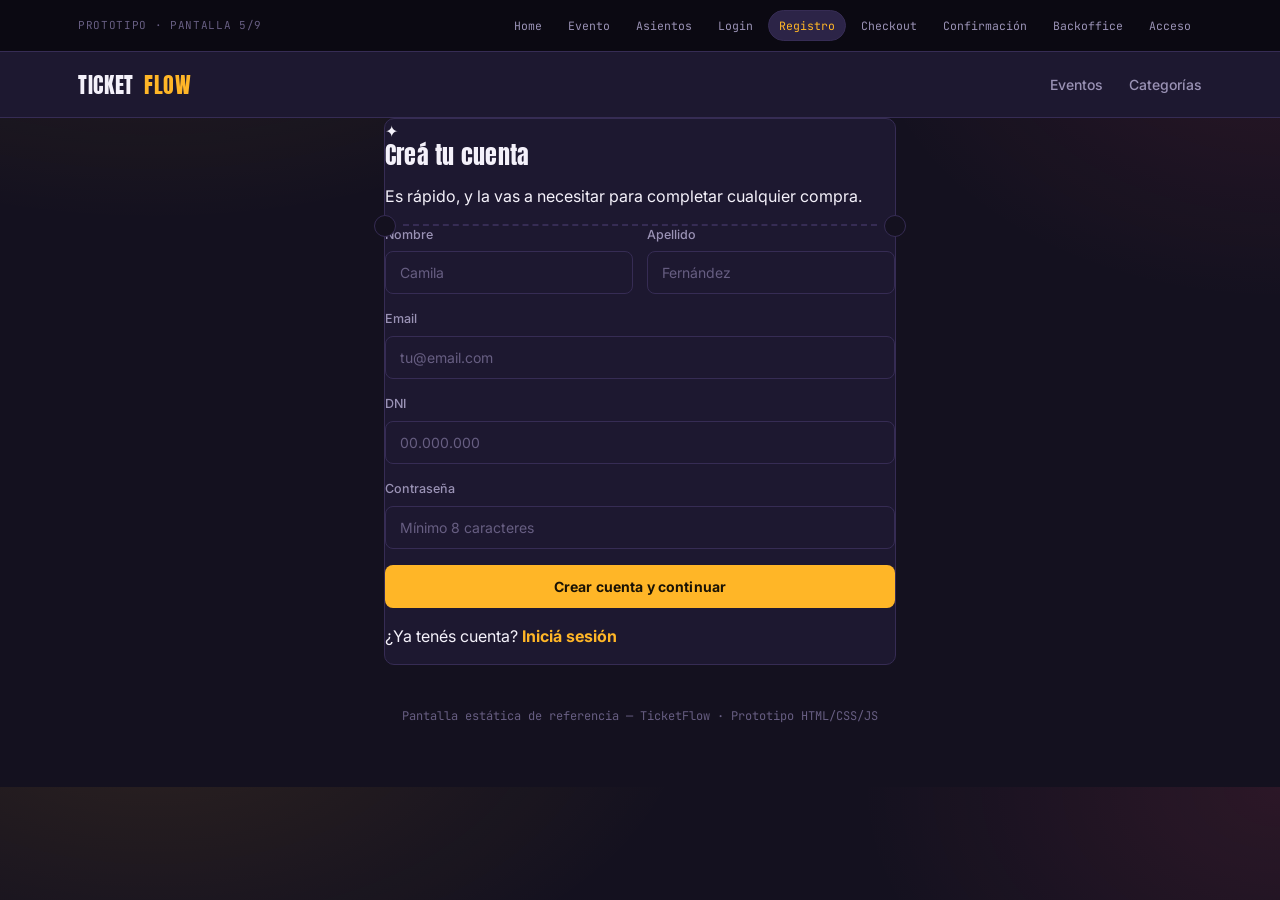
<file: registro.html>
<!DOCTYPE html>
<html lang="es">
<head>
<meta charset="UTF-8">
<meta name="viewport" content="width=device-width, initial-scale=1.0">
<title>TicketFlow — Crear cuenta</title>
<link rel="stylesheet" href="styles.css">
</head>
<body>

<div class="proto-bar">
  <div class="wrap">
    <span class="proto-label">Prototipo · Pantalla 5/9</span>
    <nav class="proto-nav">
      <a href="index.html">Home</a>
      <a href="evento.html">Evento</a>
      <a href="asientos.html">Asientos</a>
      <a href="login.html">Login</a>
      <a href="registro.html" class="is-active">Registro</a>
      <a href="checkout.html">Checkout</a>
      <a href="confirmacion.html">Confirmación</a>
      <a href="backoffice.html">Backoffice</a>
      <a href="acceso.html">Acceso</a>
    </nav>
  </div>
</div>

<header class="appbar">
  <div class="wrap">
    <a href="index.html" class="brand">TICKET<span class="dot">FLOW</span></a>
    <nav>
      <a href="#">Eventos</a>
      <a href="#">Categorías</a>
    </nav>
  </div>
</header>

<main class="auth-shell">
  <div class="wrap" style="display:flex; flex-direction:column; align-items:center;">
    <div class="stub auth-card">
      <div class="auth-head">
        <div class="lock">✦</div>
        <h1 class="display" style="font-size:24px;">Creá tu cuenta</h1>
        <p>Es rápido, y la vas a necesitar para completar cualquier compra.</p>
      </div>

      <div class="stub-perf"></div>

      <div class="auth-body">
        <!-- id="registroForm": mismo mecanismo que loginForm (ver
             app.js → wireAuthForm), pero registrado aparte para que
             cada página dispare su propio listener sin pisarse. -->
        <form id="registroForm">
          <div class="field-row">
            <div class="field">
              <label>Nombre</label>
              <input type="text" placeholder="Camila" required>
            </div>
            <div class="field">
              <label>Apellido</label>
              <input type="text" placeholder="Fernández" required>
            </div>
          </div>
          <div class="field">
            <label>Email</label>
            <input type="email" placeholder="tu@email.com" required>
          </div>
          <div class="field">
            <label>DNI</label>
            <input type="text" placeholder="00.000.000" required>
          </div>
          <div class="field">
            <label>Contraseña</label>
            <input type="password" placeholder="Mínimo 8 caracteres" required minlength="8">
          </div>

          <button type="submit" class="btn btn-primary btn-block">Crear cuenta y continuar</button>
        </form>
      </div>

      <div class="auth-foot">
        <p>¿Ya tenés cuenta? <a href="login.html" style="color:var(--marquee); font-weight:700;">Iniciá sesión</a></p>
      </div>
    </div>

    <p class="footnote">Pantalla estática de referencia — TicketFlow · Prototipo HTML/CSS/JS</p>
  </div>
</main>

<script src="app.js"></script>
</body>
</html>
</file>
<file: styles.css>
/* ============================================================
   TICKETFLOW — Design tokens
   Motivo: el stub de entrada perforado (die-cut) como firma visual.
   Paleta: "backstage nocturno" con luces de marquesina.
   ============================================================ */

@import url('https://fonts.googleapis.com/css2?family=Anton&family=Inter:wght@400;500;600;700;800&family=JetBrains+Mono:wght@400;500;700&display=swap');

:root{
  --void:        #14111F;
  --surface:     #1D1830;
  --surface-2:   #251E3D;
  --surface-3:   #2C2447;
  --line:        #362C54;

  --marquee:     #FFB627; /* ámbar de foco de escenario */
  --marquee-dim: #7A5C1C;
  --stage:       #FF4D6D; /* rosa/rojo de luz de escenario */
  --glow:        #5EEAD4; /* verde-agua glowstick, éxito */

  --text:        #F4F1FA;
  --text-muted:  #9A92B5;
  --text-faint:  #675E82;

  --font-display: 'Anton', 'Arial Narrow', sans-serif;
  --font-body: 'Inter', system-ui, sans-serif;
  --font-mono: 'JetBrains Mono', 'Courier New', monospace;

  --radius: 10px;
  --radius-sm: 6px;
}

*{ box-sizing:border-box; }
html{ scroll-behavior:smooth; }
body{
  margin:0;
  background:var(--void);
  background-image:
    radial-gradient(ellipse 900px 500px at 12% -10%, rgba(255,182,39,0.10), transparent 60%),
    radial-gradient(ellipse 700px 500px at 100% 0%, rgba(255,77,109,0.10), transparent 60%);
  color:var(--text);
  font-family:var(--font-body);
  line-height:1.5;
  -webkit-font-smoothing:antialiased;
}
a{ color:inherit; text-decoration:none; }
img{ max-width:100%; display:block; }
button{ font-family:inherit; cursor:pointer; }
:focus-visible{ outline:2px solid var(--marquee); outline-offset:3px; }

.wrap{ max-width:1180px; margin:0 auto; padding:0 28px; }

/* ---------- Marquee bulb divider ---------- */
.bulbs{
  display:flex; align-items:center; gap:8px;
}
.bulbs span{
  width:5px; height:5px; border-radius:50%;
  background:var(--marquee-dim);
}
.bulbs span:nth-child(3n+1){ background:var(--marquee); box-shadow:0 0 6px rgba(255,182,39,.8); }

/* ---------- Proto nav (barra del prototipo, no forma parte del producto) ---------- */
.proto-bar{
  background:#0B0912;
  border-bottom:1px solid var(--line);
  padding:10px 0;
  position:sticky; top:0; z-index:50;
}
.proto-bar .wrap{
  display:flex; align-items:center; justify-content:space-between;
  gap:16px; flex-wrap:wrap;
}
.proto-label{
  font-family:var(--font-mono); font-size:11px; letter-spacing:.06em;
  color:var(--text-faint); text-transform:uppercase;
}
.proto-nav{ display:flex; gap:4px; flex-wrap:wrap; }
.proto-nav a{
  font-family:var(--font-mono); font-size:11.5px;
  padding:6px 10px; border-radius:20px;
  color:var(--text-muted); border:1px solid transparent;
}
.proto-nav a:hover{ color:var(--text); border-color:var(--line); }
.proto-nav a.is-active{
  background:var(--surface-3); color:var(--marquee);
  border-color:var(--line);
}

/* ---------- App header (marquesina) ---------- */
.appbar{
  background:var(--surface);
  border-bottom:1px solid var(--line);
}
.appbar .wrap{
  display:flex; align-items:center; justify-content:space-between;
  padding:16px 28px; gap:20px; flex-wrap:wrap;
}
.brand{
  font-family:var(--font-display); font-size:22px; letter-spacing:.03em;
  color:var(--text); display:flex; align-items:center; gap:10px;
}
.brand .dot{ color:var(--marquee); }
.appbar nav{ display:flex; gap:26px; align-items:center; }
.appbar nav a{ font-size:14px; color:var(--text-muted); font-weight:500; }
.appbar nav a:hover{ color:var(--text); }
.appbar .actions{ display:flex; gap:10px; align-items:center; }

/* ---------- Buttons ---------- */
.btn{
  display:inline-flex; align-items:center; justify-content:center; gap:8px;
  padding:12px 22px; border-radius:8px; border:1px solid transparent;
  font-weight:700; font-size:14px; letter-spacing:.01em;
  transition:transform .12s ease, background .15s ease;
}
.btn:active{ transform:scale(.98); }
.btn-primary{ background:var(--marquee); color:#1A1305; }
.btn-primary:hover{ background:#FFC456; }
.btn-ghost{ background:transparent; border-color:var(--line); color:var(--text); }
.btn-ghost:hover{ border-color:var(--text-faint); }
.btn-stage{ background:var(--stage); color:#2A0410; }
.btn-stage:hover{ background:#FF6B85; }
.btn-block{ width:100%; }
.btn-sm{ padding:8px 14px; font-size:12.5px; border-radius:6px; }

/* ---------- Section titles ---------- */
.eyebrow{
  font-family:var(--font-mono); font-size:11.5px; letter-spacing:.14em;
  text-transform:uppercase; color:var(--marquee); margin:0 0 10px;
  display:flex; align-items:center; gap:8px;
}
h1.display, h2.display{
  font-family:var(--font-display); font-weight:400; letter-spacing:.01em;
  line-height:1.02; margin:0;
}
h1.display{ font-size:clamp(34px,5vw,58px); }
h2.display{ font-size:clamp(24px,3vw,32px); }

/* =====================================================
   TICKET STUB — elemento firma del sistema
   Tarjeta con línea perforada + muescas circulares,
   como una entrada física troquelada.
   ===================================================== */
.stub{
  background:var(--surface);
  border:1px solid var(--line);
  border-radius:var(--radius);
  overflow:visible;
  position:relative;
}
.stub-perf{
  position:relative;
  border-top:2px dashed var(--line);
  margin:0 18px;
}
.stub-perf::before, .stub-perf::after{
  content:""; position:absolute; top:-11px;
  width:20px; height:20px; border-radius:50%;
  background:var(--void);
  border:1px solid var(--line);
}
.stub-perf::before{ left:-29px; }
.stub-perf::after{ right:-29px; }

/* ---------- Event ticket-stub cards (home) ---------- */
.event-grid{
  display:grid; grid-template-columns:repeat(3,1fr); gap:22px;
  margin-top:26px;
}
.event-card{ display:flex; flex-direction:column; }
.event-media{
  height:150px; border-radius:var(--radius) var(--radius) 0 0;
  position:relative; overflow:hidden;
}
.event-media .tag{
  position:absolute; top:12px; left:12px;
  background:rgba(20,17,31,.7); backdrop-filter:blur(4px);
  border:1px solid var(--line);
  font-family:var(--font-mono); font-size:10.5px; letter-spacing:.06em;
  padding:4px 9px; border-radius:20px; color:var(--text);
  text-transform:uppercase;
}
.event-body{ padding:18px 18px 14px; }
.event-body .venue{ font-size:12.5px; color:var(--text-muted); margin:0 0 6px; }
.event-body h3{
  font-family:var(--font-display); font-weight:400; font-size:21px;
  margin:0 0 8px; letter-spacing:.01em;
}
.event-body .meta{ font-size:12.5px; color:var(--text-faint); font-family:var(--font-mono); }
.stub-foot{
  display:flex; align-items:center; justify-content:space-between;
  padding:14px 18px;
}
.stub-foot .price{ font-family:var(--font-mono); }
.stub-foot .price b{ color:var(--marquee); font-size:16px; }
.stub-foot .price span{ display:block; font-size:10.5px; color:var(--text-faint); }
.barcode{
  display:flex; gap:2px; align-items:flex-end; height:26px; opacity:.7;
}
.barcode i{ display:block; width:2px; background:var(--text-faint); }

/* ---------- Filters / search ---------- */
.searchbar{
  display:flex; gap:10px; margin-top:22px; flex-wrap:wrap;
}
.searchbar input{
  flex:1; min-width:220px; background:var(--surface);
  border:1px solid var(--line); border-radius:8px;
  padding:13px 16px; color:var(--text); font-size:14px; font-family:inherit;
}
.searchbar input::placeholder{ color:var(--text-faint); }
.chips{ display:flex; gap:8px; margin-top:14px; flex-wrap:wrap; }
.chip{
  font-size:12.5px; font-weight:600; padding:7px 15px; border-radius:20px;
  border:1px solid var(--line); color:var(--text-muted);
}
.chip.is-active{ background:var(--marquee); border-color:var(--marquee); color:#1A1305; }

/* ---------- Hero ---------- */
.hero{ padding:56px 0 20px; }
.hero p.lead{ color:var(--text-muted); font-size:16px; max-width:520px; margin:14px 0 0; }

/* ---------- Layout: content + sidebar ---------- */
.layout-2col{
  display:grid; grid-template-columns:1fr 360px; gap:34px;
  align-items:start; padding:34px 0 60px;
}
.sidebar{ position:sticky; top:88px; }

/* ---------- Event detail ---------- */
.hero-banner{
  height:280px; border-radius:var(--radius);
  position:relative; overflow:hidden; margin-bottom:26px;
  background:
    linear-gradient(0deg, rgba(20,17,31,.92), rgba(20,17,31,.15) 55%),
    repeating-linear-gradient(120deg, #3a2a5c 0 40px, #2c2050 40px 80px, #4a2148 80px 120px);
}
.hero-banner .info{ position:absolute; left:26px; bottom:22px; right:26px; }
.hero-banner .venue-tag{
  font-family:var(--font-mono); font-size:12px; color:var(--marquee);
  text-transform:uppercase; letter-spacing:.08em; margin-bottom:8px;
}
.hero-banner h1{ font-size:clamp(28px,4vw,44px); }

.date-pills{ display:flex; gap:10px; flex-wrap:wrap; margin:18px 0 26px; }
.date-pill{
  border:1px solid var(--line); border-radius:10px; padding:12px 16px;
  min-width:78px; text-align:center; background:var(--surface);
}
.date-pill .dow{ font-size:10.5px; color:var(--text-faint); text-transform:uppercase; font-family:var(--font-mono); }
.date-pill .num{ font-family:var(--font-display); font-size:22px; margin:2px 0; }
.date-pill .mon{ font-size:10.5px; color:var(--text-muted); }
.date-pill.is-active{ border-color:var(--marquee); background:rgba(255,182,39,.08); }
.date-pill.is-active .num{ color:var(--marquee); }

.prose{ color:var(--text-muted); font-size:14.5px; line-height:1.7; max-width:640px; }
.prose h4{ color:var(--text); font-size:15px; margin:22px 0 8px; }

/* ---------- Seat map ---------- */
.stage-shape{
  background:linear-gradient(180deg, var(--surface-3), var(--surface));
  border:1px solid var(--line); border-radius:6px;
  text-align:center; padding:12px; margin:0 auto 30px;
  font-family:var(--font-mono); font-size:11px; letter-spacing:.2em;
  color:var(--text-muted); text-transform:uppercase; max-width:520px;
}
.seat-map{ display:flex; flex-direction:column; align-items:center; gap:8px; }
.seat-row{ display:flex; gap:6px; }
.seat{
  width:20px; height:20px; border-radius:4px 4px 8px 8px;
  background:var(--surface-3); border:1px solid var(--line);
}
.seat.vip{ background:rgba(255,182,39,.28); border-color:var(--marquee); }
.seat.platea{ background:rgba(255,77,109,.24); border-color:var(--stage); }
.seat.campo{ background:rgba(94,234,212,.2); border-color:var(--glow); }
.seat.sold{ background:var(--void); border-color:var(--line); opacity:.4; }
.seat.selected{ background:var(--marquee); border-color:var(--marquee); box-shadow:0 0 0 2px rgba(255,182,39,.35); }

.legend{ display:flex; gap:22px; flex-wrap:wrap; margin:30px 0; justify-content:center; }
.legend-item{ display:flex; align-items:center; gap:9px; font-size:13px; color:var(--text-muted); }
.legend-swatch{ width:14px; height:14px; border-radius:3px; }

.timer{
  display:flex; align-items:center; gap:10px;
  background:rgba(255,77,109,.1); border:1px solid rgba(255,77,109,.35);
  color:#FFB4C2; padding:10px 14px; border-radius:8px;
  font-family:var(--font-mono); font-size:12.5px; margin-bottom:18px;
}
.timer b{ color:var(--stage); font-size:14px; }

.seat-list{ display:flex; flex-direction:column; gap:10px; margin:16px 0; }
.seat-row-item{
  display:flex; justify-content:space-between; align-items:center;
  font-size:13px; padding-bottom:10px; border-bottom:1px solid var(--line);
}
.seat-row-item .tag-mini{
  font-family:var(--font-mono); font-size:11px; color:var(--text-faint);
}

.summary-total{
  display:flex; justify-content:space-between; align-items:baseline;
  padding:16px 18px 4px;
}
.summary-total .num{ font-family:var(--font-display); font-size:26px; color:var(--marquee); }

/* ---------- Steps ---------- */
.steps{ display:flex; align-items:center; gap:0; margin:30px 0 36px; }
.step{ display:flex; align-items:center; gap:10px; }
.step .circle{
  width:28px; height:28px; border-radius:50%; border:1px solid var(--line);
  display:flex; align-items:center; justify-content:center;
  font-family:var(--font-mono); font-size:12px; color:var(--text-faint);
  background:var(--surface);
}
.step.is-done .circle{ background:var(--marquee); border-color:var(--marquee); color:#1A1305; }
.step.is-active .circle{ border-color:var(--marquee); color:var(--marquee); }
.step .label{ font-size:12.5px; color:var(--text-faint); }
.step.is-active .label, .step.is-done .label{ color:var(--text); }
.step-line{ width:44px; height:1px; background:var(--line); margin:0 10px; }

/* ---------- Forms ---------- */
.field{ margin-bottom:16px; }
.field label{
  display:block; font-size:12.5px; color:var(--text-muted); margin-bottom:7px;
  font-weight:500;
}
.field input{
  width:100%; background:var(--surface); border:1px solid var(--line);
  border-radius:8px; padding:12px 14px; color:var(--text); font-family:inherit; font-size:14px;
}
.field input::placeholder{ color:var(--text-faint); }
.field-row{ display:grid; grid-template-columns:1fr 1fr; gap:14px; }

.pay-options{ display:grid; grid-template-columns:1fr 1fr; gap:12px; margin-bottom:18px; }
.pay-option{
  border:1px solid var(--line); border-radius:8px; padding:14px;
  background:var(--surface); font-size:13.5px; font-weight:600;
  display:flex; align-items:center; gap:10px;
}
.pay-option.is-active{ border-color:var(--marquee); background:rgba(255,182,39,.06); }
.pay-option .radio{
  width:16px; height:16px; border-radius:50%; border:1px solid var(--text-faint);
}
.pay-option.is-active .radio{ border-color:var(--marquee); background:radial-gradient(var(--marquee) 0 40%, transparent 44%); }

.panel{
  background:var(--surface); border:1px solid var(--line); border-radius:var(--radius);
  padding:26px;
}

/* ---------- Confirmation ---------- */
.confirm-head{ text-align:center; padding:60px 0 10px; }
.confirm-badge{
  width:56px; height:56px; border-radius:50%; margin:0 auto 20px;
  background:rgba(94,234,212,.12); border:1px solid var(--glow);
  display:flex; align-items:center; justify-content:center; color:var(--glow); font-size:24px;
}
.confirm-head p{ color:var(--text-muted); margin-top:10px; }

.ticket-digital{
  max-width:520px; margin:34px auto 0; background:var(--surface);
  border:1px solid var(--line); border-radius:16px; overflow:hidden;
}
.ticket-digital .top{
  padding:24px 26px; display:flex; justify-content:space-between; gap:16px;
  background:linear-gradient(135deg, rgba(255,182,39,.10), transparent 60%);
}
.ticket-digital h3{ font-family:var(--font-display); font-size:24px; margin:6px 0; }
.ticket-digital .venue{ font-size:13px; color:var(--text-muted); }
.qr-block{
  width:78px; height:78px; border-radius:8px; background:
    repeating-conic-gradient(#F4F1FA 0% 25%, #14111F 0% 50%) 0 0/12px 12px;
  border:4px solid var(--text);
}
.ticket-digital .details{
  display:grid; grid-template-columns:1fr 1fr; gap:16px;
  padding:0 26px 22px;
}
.ticket-digital .details div span{ display:block; font-size:11px; color:var(--text-faint); text-transform:uppercase; letter-spacing:.06em; margin-bottom:4px; }
.ticket-digital .details div b{ font-family:var(--font-mono); font-size:13.5px; font-weight:500; }
.ticket-actions{ display:flex; gap:10px; padding:20px 26px; }
.order-code{
  text-align:center; font-family:var(--font-mono); color:var(--text-faint);
  font-size:12.5px; margin-top:18px; letter-spacing:.05em;
}

/* ---------- Backoffice ---------- */
.bo-shell{ display:grid; grid-template-columns:230px 1fr; min-height:100vh; }
.bo-side{
  background:#100D19; border-right:1px solid var(--line);
  padding:22px 18px; display:flex; flex-direction:column; gap:26px;
}
.bo-side nav{ display:flex; flex-direction:column; gap:3px; }
.bo-side nav a{
  padding:10px 12px; border-radius:7px; font-size:13.5px; color:var(--text-muted);
  display:flex; align-items:center; gap:10px; font-weight:500;
}
.bo-side nav a.is-active{ background:var(--surface-3); color:var(--marquee); }
.bo-side nav a:hover{ color:var(--text); }
.bo-side .icon{ width:16px; text-align:center; opacity:.8; }
.bo-main{ padding:26px 32px 60px; }
.bo-top{ display:flex; justify-content:space-between; align-items:center; margin-bottom:26px; flex-wrap:wrap; gap:14px; }
.bo-top h1{ font-family:var(--font-display); font-size:26px; }

.stat-grid{ display:grid; grid-template-columns:repeat(4,1fr); gap:16px; margin-bottom:30px; }
.stat-card{
  background:var(--surface); border:1px solid var(--line); border-radius:var(--radius);
  padding:18px 20px;
}
.stat-card .label{ font-size:12px; color:var(--text-faint); font-family:var(--font-mono); }
.stat-card .value{ font-family:var(--font-display); font-size:28px; margin:6px 0 4px; }
.stat-card .delta{ font-size:12px; color:var(--glow); }
.stat-card .delta.down{ color:var(--stage); }

.panel-title{ display:flex; justify-content:space-between; align-items:center; margin-bottom:16px; }
.panel-title h2{ font-size:16px; font-weight:700; }

table.bo-table{ width:100%; border-collapse:collapse; font-size:13.5px; }
table.bo-table th{
  text-align:left; font-size:11px; text-transform:uppercase; letter-spacing:.06em;
  color:var(--text-faint); font-weight:600; padding:10px 14px; border-bottom:1px solid var(--line);
}
table.bo-table td{ padding:14px; border-bottom:1px solid var(--line); vertical-align:middle; }
table.bo-table tr:last-child td{ border-bottom:none; }
.badge{
  font-size:11px; font-weight:700; padding:4px 10px; border-radius:20px;
  text-transform:uppercase; letter-spacing:.03em;
}
.badge.on{ background:rgba(94,234,212,.14); color:var(--glow); }
.badge.draft{ background:rgba(154,146,181,.14); color:var(--text-muted); }
.badge.out{ background:rgba(255,77,109,.14); color:var(--stage); }
.progress{ width:100px; height:6px; border-radius:4px; background:var(--surface-3); overflow:hidden; }
.progress i{ display:block; height:100%; background:var(--marquee); }

.chart{ display:flex; align-items:flex-end; gap:14px; height:160px; padding:10px 6px 0; }
.chart .bar-col{ display:flex; flex-direction:column; align-items:center; gap:8px; flex:1; }
.chart .bar{ width:100%; border-radius:5px 5px 0 0; background:linear-gradient(180deg, var(--marquee), var(--marquee-dim)); }
.chart .day{ font-size:11px; color:var(--text-faint); font-family:var(--font-mono); }

.two-col-panels{ display:grid; grid-template-columns:1.4fr 1fr; gap:20px; }

/* ---------- Access control screen ---------- */
.scan-shell{
  min-height:100vh; display:flex; align-items:center; justify-content:center;
  padding:40px 20px; background:
    radial-gradient(circle at 50% 20%, rgba(255,182,39,.08), transparent 55%), var(--void);
}
.device{
  width:340px; background:#0E0B17; border:1px solid var(--line);
  border-radius:34px; padding:14px; box-shadow:0 30px 80px rgba(0,0,0,.5);
}
.device-screen{
  background:var(--surface); border-radius:22px; overflow:hidden;
  display:flex; flex-direction:column; min-height:560px;
}
.device-top{ text-align:center; padding:16px 16px 6px; font-family:var(--font-mono); font-size:11px; color:var(--text-faint); }
.viewfinder{
  margin:14px 20px; height:230px; border-radius:16px; position:relative;
  background:repeating-linear-gradient(115deg, #241d3c 0 10px, #1c1730 10px 20px);
}
.corner{ position:absolute; width:26px; height:26px; border:3px solid var(--marquee); }
.corner.tl{ top:12px; left:12px; border-right:none; border-bottom:none; border-radius:6px 0 0 0; }
.corner.tr{ top:12px; right:12px; border-left:none; border-bottom:none; border-radius:0 6px 0 0; }
.corner.bl{ bottom:12px; left:12px; border-right:none; border-top:none; border-radius:0 0 0 6px; }
.corner.br{ bottom:12px; right:12px; border-left:none; border-top:none; border-radius:0 0 6px 0; }
.scan-hint{ text-align:center; color:var(--text-muted); font-size:13px; margin-top:8px; }

.result-panel{
  margin:16px 20px; padding:18px; border-radius:14px;
  background:rgba(94,234,212,.10); border:1px solid var(--glow);
}
.result-panel .status{ display:flex; align-items:center; gap:8px; color:var(--glow); font-weight:800; font-size:14px; }
.result-panel .name{ font-family:var(--font-display); font-size:20px; margin:10px 0 4px; }
.result-panel .sub{ font-size:12.5px; color:var(--text-muted); font-family:var(--font-mono); }

.scan-footer{
  margin-top:auto; padding:16px 20px; border-top:1px solid var(--line);
}
.count-row{ display:flex; justify-content:space-between; font-size:12px; color:var(--text-muted); margin-bottom:8px; font-family:var(--font-mono); }
.count-bar{ height:6px; border-radius:4px; background:var(--surface-3); overflow:hidden; margin-bottom:14px; }
.count-bar i{ display:block; height:100%; width:34%; background:var(--marquee); }

/* ---------- Footer note ---------- */
.footnote{
  text-align:center; padding:30px 0 50px; color:var(--text-faint);
  font-size:12px; font-family:var(--font-mono);
}

/* ---------- Responsive ---------- */
@media (max-width:900px){
  .event-grid{ grid-template-columns:1fr 1fr; }
  .layout-2col{ grid-template-columns:1fr; }
  .sidebar{ position:static; }
  .stat-grid{ grid-template-columns:1fr 1fr; }
  .two-col-panels{ grid-template-columns:1fr; }
  .bo-shell{ grid-template-columns:1fr; }
  .bo-side{ flex-direction:row; overflow-x:auto; }
  .bo-side nav{ flex-direction:row; }
}
@media (max-width:620px){
  .event-grid{ grid-template-columns:1fr; }
  .field-row{ grid-template-columns:1fr; }
  .pay-options{ grid-template-columns:1fr; }
  .stat-grid{ grid-template-columns:1fr 1fr; }
  h1.display{ font-size:32px; }
}


/* =====================================================
   ACCOUNT AREA — "Mis entradas"
   Barra de sección de cuenta + panel con pestaña y
   listado de entradas compradas (tarjetas stub expandibles).
   ===================================================== */
.account-nav{
  background:#0B0912; border-bottom:1px solid var(--line);
}
.account-nav .wrap{
  display:flex; align-items:center; justify-content:flex-end;
  gap:30px; padding:16px 28px; flex-wrap:wrap;
}
.account-nav a{
  font-size:12.5px; font-weight:700; letter-spacing:.04em;
  text-transform:uppercase; color:var(--text-muted);
  padding:4px 0; border-bottom:2px solid transparent;
}
.account-nav a:hover{ color:var(--text); }
.account-nav a.is-active{ color:var(--marquee); border-color:var(--marquee); }
.account-nav a.is-danger:hover{ color:var(--stage); }

.account-hero{
  padding:46px 0 40px;
  background:
    radial-gradient(ellipse 800px 380px at 15% 0%, rgba(255,182,39,.14), transparent 65%),
    radial-gradient(ellipse 700px 420px at 100% 0%, rgba(255,77,109,.16), transparent 60%);
  border-bottom:1px solid var(--line);
}

.account-panel{
  background:var(--surface); border:1px solid var(--line); border-radius:var(--radius);
  margin:-26px auto 60px; padding:8px 8px 28px; position:relative;
}
.tab-row{ display:flex; gap:6px; padding:14px 18px 18px; flex-wrap:wrap; }
.tab-pill{
  font-size:13px; font-weight:700; padding:10px 20px; border-radius:9px;
  background:var(--surface-3); color:var(--text); border:1px solid var(--line);
}
.tab-pill.is-muted{ background:transparent; color:var(--text-muted); border-color:transparent; }

.ticket-list{
  display:grid; grid-template-columns:repeat(auto-fill, minmax(270px,1fr));
  gap:20px; padding:6px 18px 0;
}
.ticket-card{ display:block; }
.ticket-card summary{
  list-style:none; cursor:pointer; display:flex; flex-direction:column;
}
.ticket-card summary::-webkit-details-marker{ display:none; }
.ticket-card summary::marker{ content:""; }
.ticket-status{
  position:absolute; top:12px; right:12px;
  font-family:var(--font-mono); font-size:10px; letter-spacing:.05em; text-transform:uppercase;
  padding:4px 10px; border-radius:20px; border:1px solid var(--line);
  background:rgba(20,17,31,.7); backdrop-filter:blur(4px);
}
.ticket-status.upcoming{ color:var(--glow); border-color:var(--glow); }
.ticket-status.past{ color:var(--text-faint); }
.ticket-qty{ display:flex; align-items:baseline; gap:6px; font-family:var(--font-mono); }
.ticket-qty b{ font-size:16px; color:var(--marquee); }
.ticket-qty span{ font-size:10.5px; color:var(--text-faint); text-transform:uppercase; }
.ticket-card .stub-foot .btn{ pointer-events:none; }
.ticket-card[open] .stub-foot .chev{ transform:rotate(180deg); }
.chev{ display:inline-block; transition:transform .15s ease; }

.ticket-expand{
  border-top:1px dashed var(--line); padding:18px 18px 4px;
}
.ticket-expand .qr-block{ width:64px; height:64px; }
.ticket-expand .top{ display:flex; justify-content:space-between; align-items:flex-start; gap:14px; padding:0 0 16px; background:none; }
.ticket-expand .details{ grid-template-columns:1fr 1fr; gap:12px; padding:0 0 18px; }
.ticket-expand .details div span{ display:block; font-size:10.5px; color:var(--text-faint); text-transform:uppercase; letter-spacing:.05em; margin-bottom:3px; }
.ticket-expand .details div b{ font-family:var(--font-mono); font-size:12.5px; font-weight:500; }
.ticket-expand .ticket-actions{ padding:0 0 4px; gap:8px; }
.ticket-expand .order-code{ text-align:left; margin-top:0; font-size:11px; }

.empty-state{
  text-align:center; padding:60px 20px; color:var(--text-muted);
}
.empty-state .icon{ font-size:34px; margin-bottom:14px; }

@media (max-width:620px){
  .ticket-list{ grid-template-columns:1fr; }
  .account-nav .wrap{ justify-content:flex-start; gap:18px; }
}
</file>
